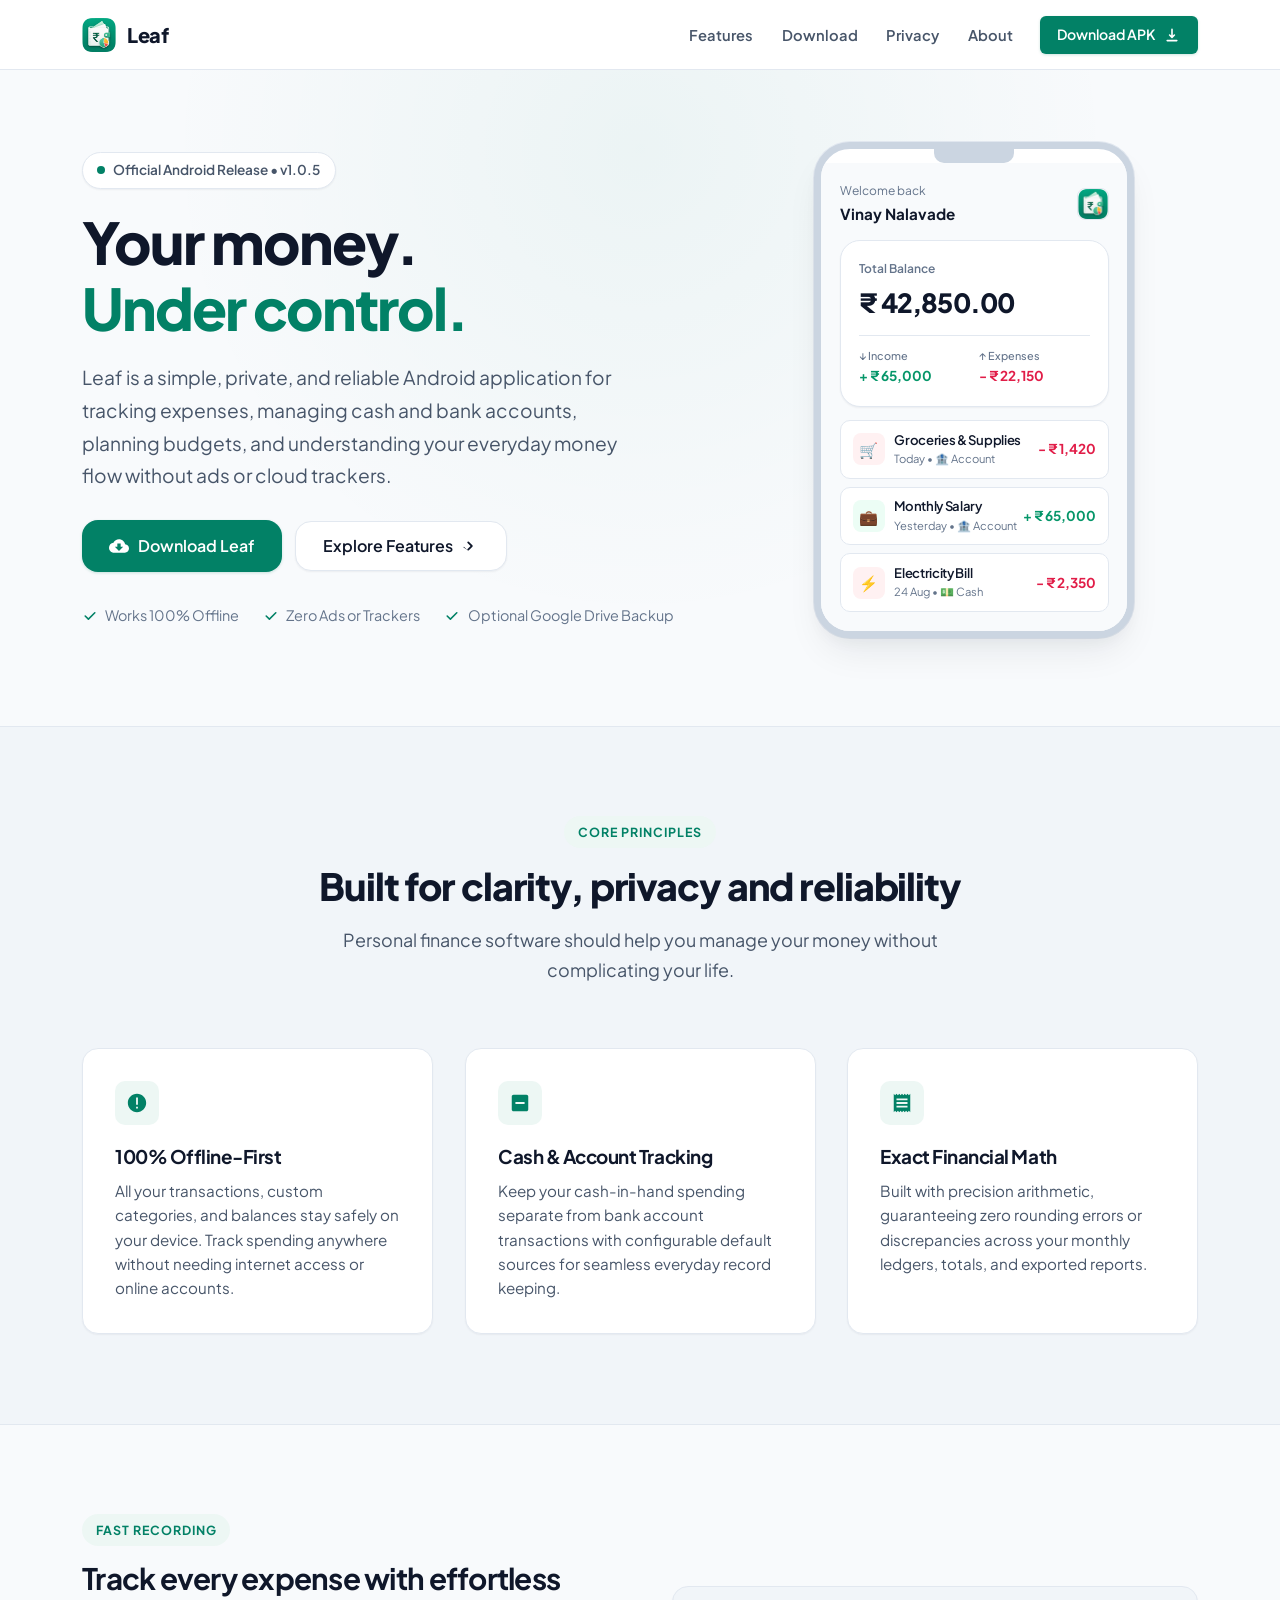
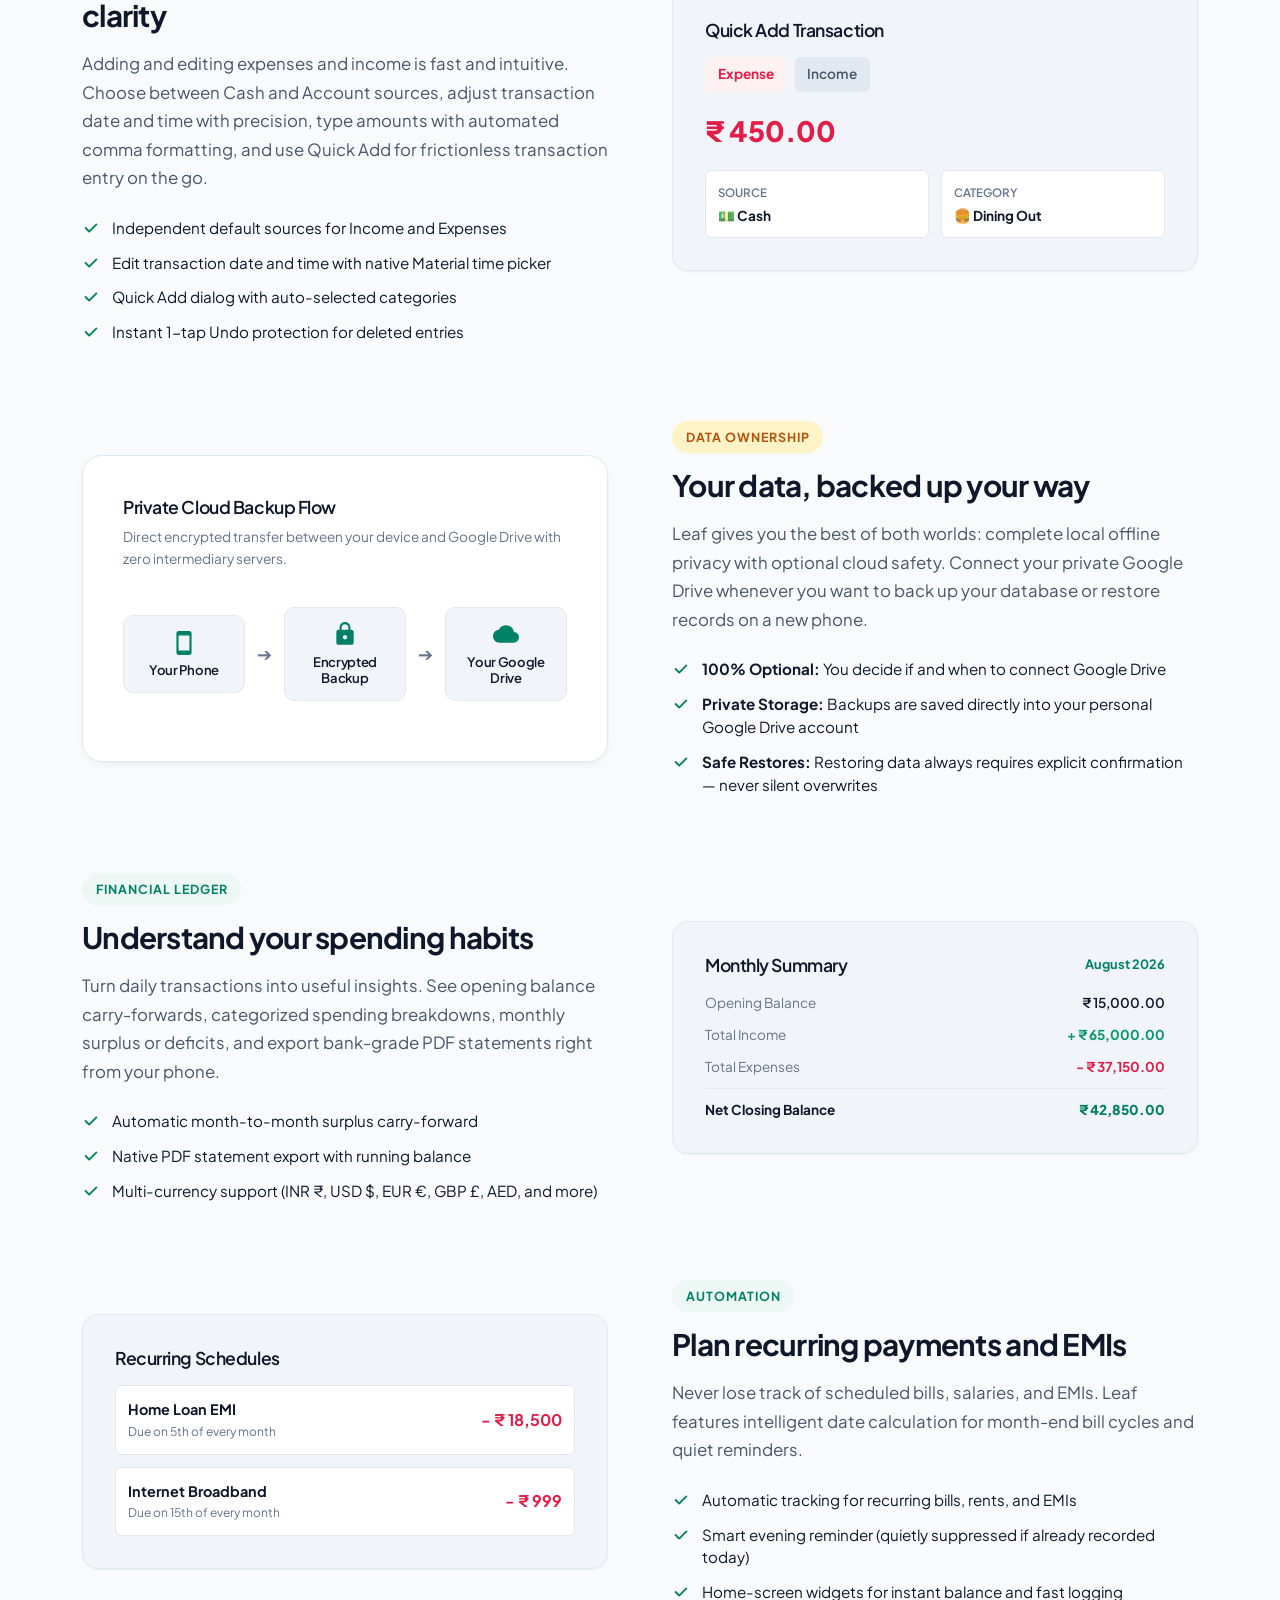
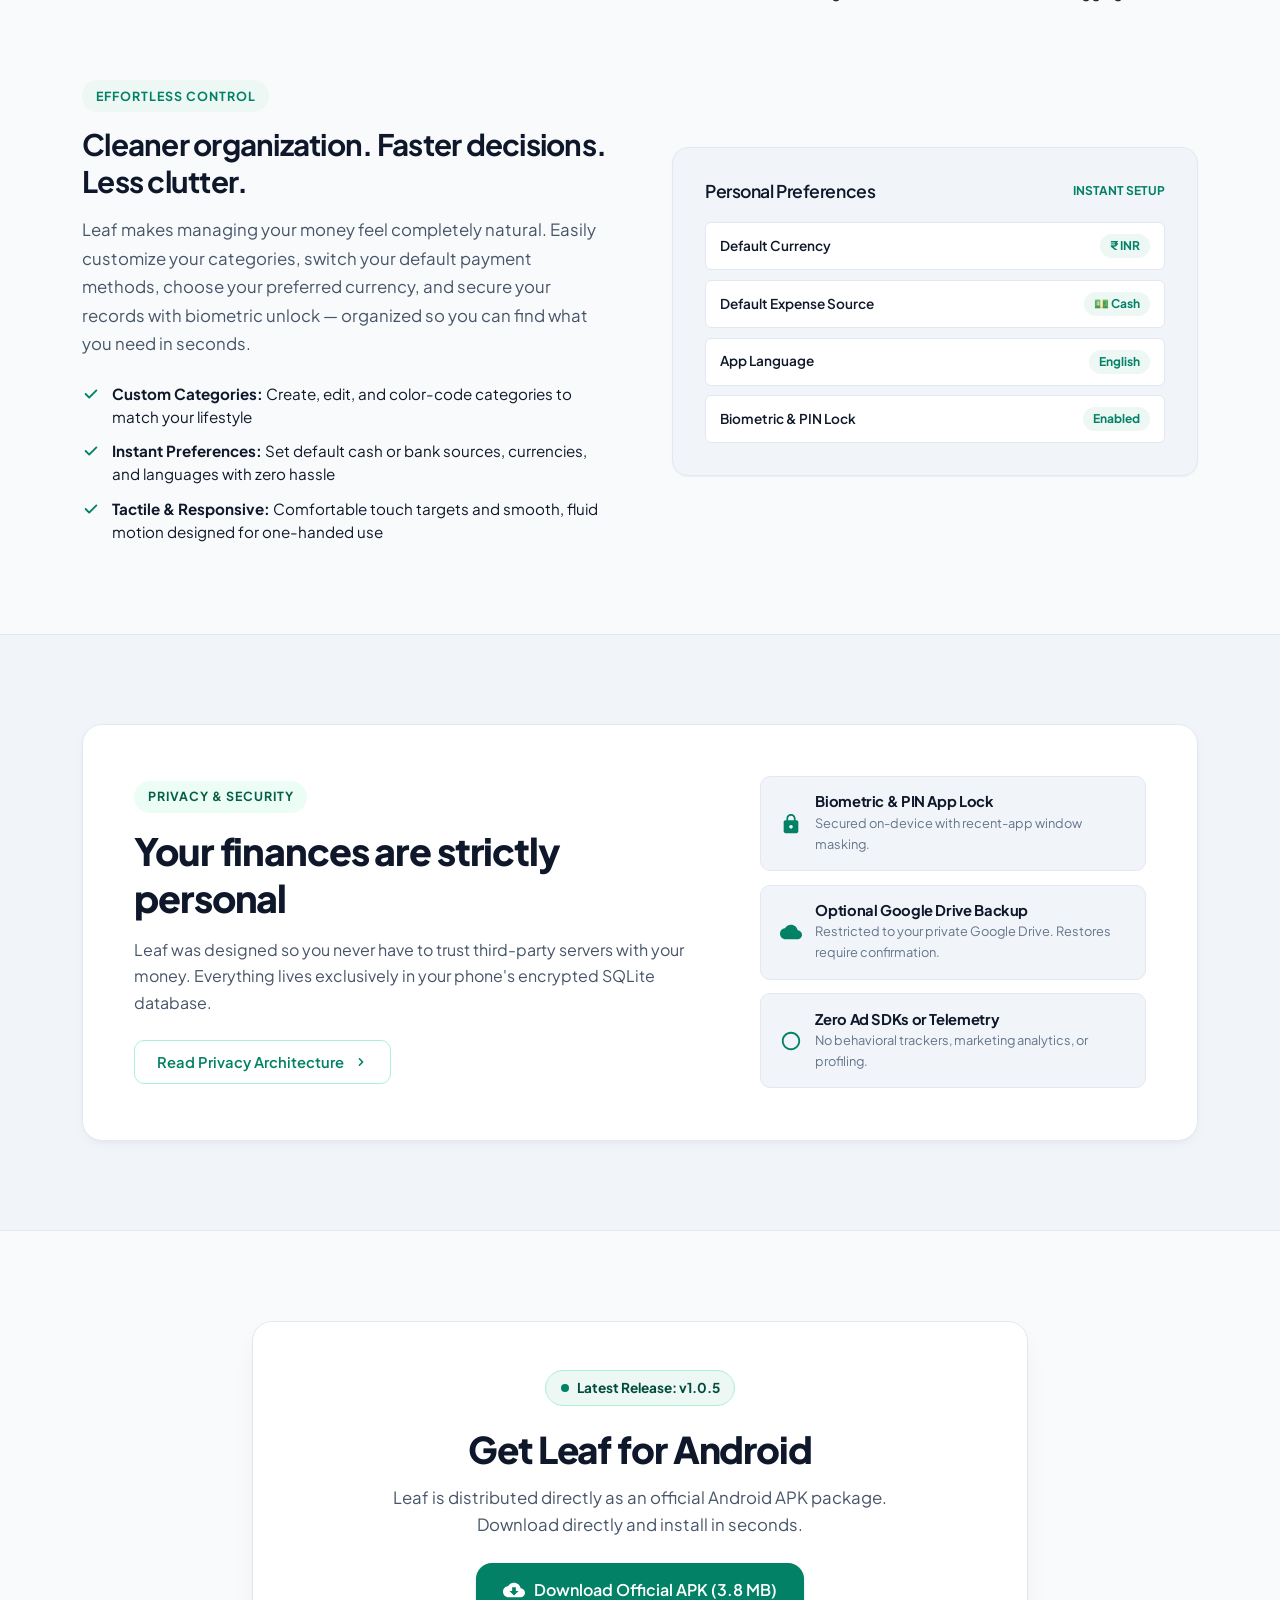
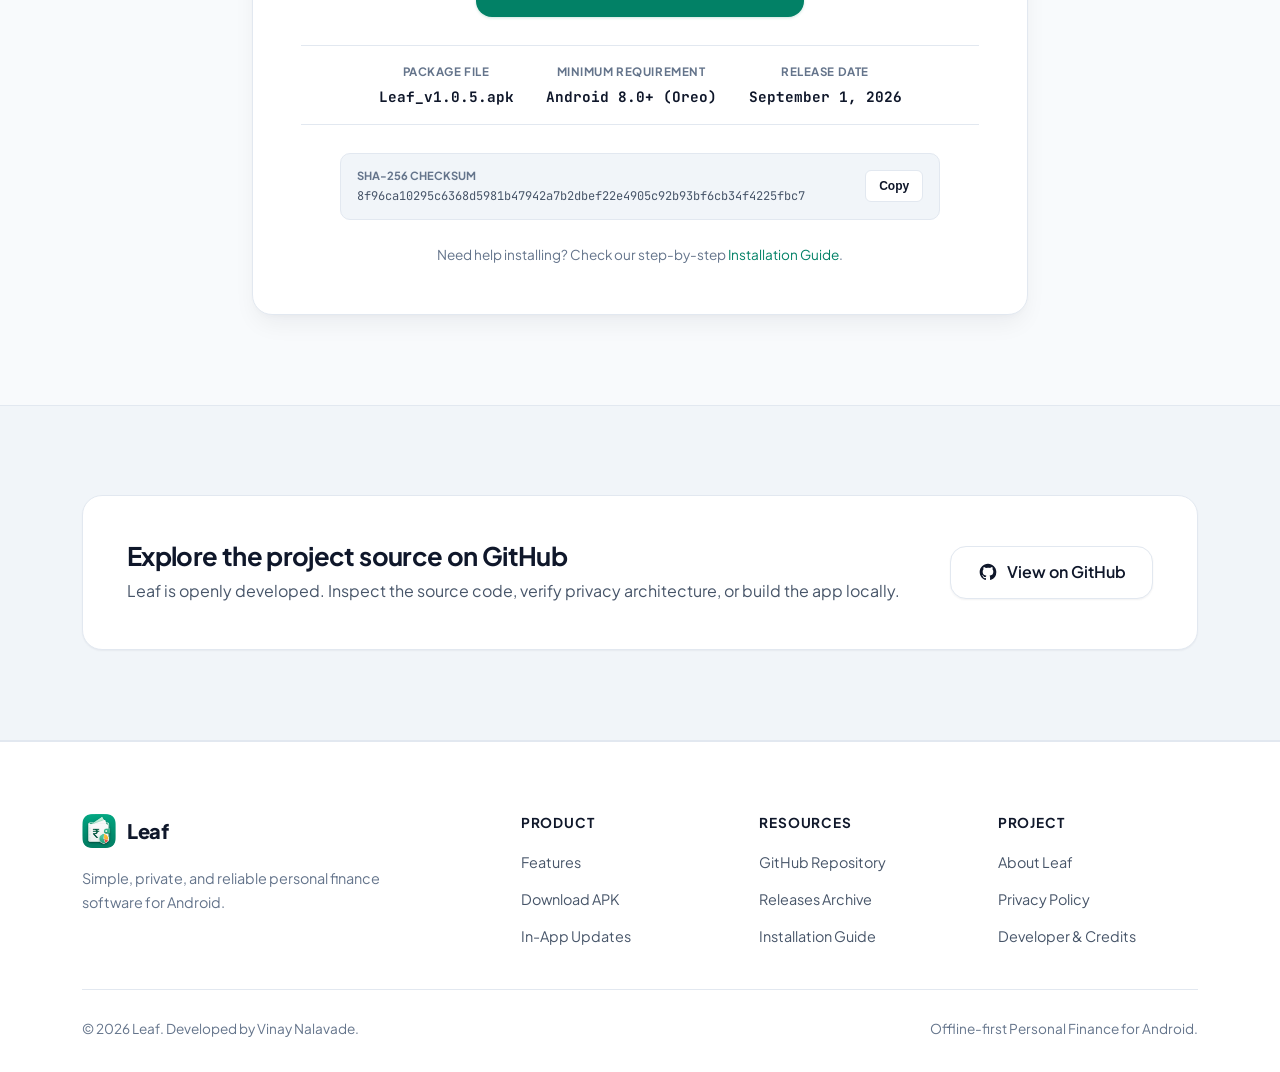
<file: website/index.html>
<!DOCTYPE html>
<html lang="en">

<head>
  <meta charset="UTF-8">
  <meta name="viewport" content="width=device-width, initial-scale=1.0">
  <title>Leaf — Simple, Private Personal Finance for Android</title>
  <meta name="description"
    content="Leaf is a private, reliable Android personal finance app for tracking expenses, managing cash and bank accounts, scheduling EMIs, and keeping your money organized.">
  <meta name="keywords"
    content="Leaf, Android expense tracker, offline personal finance, money manager, budgeting app, offline finance, private expense manager, Google Drive backup">
  <meta name="author" content="Vinay Nalavade">

  <!-- Open Graph / Facebook -->
  <meta property="og:type" content="website">
  <meta property="og:url" content="https://vinaynalavade.github.io/Leaf/">
  <meta property="og:title" content="Leaf — Simple, Private Personal Finance for Android">
  <meta property="og:description"
    content="Track expenses, manage income, and stay in control of your finances. 100% offline-first, zero ads, optional Google Drive backup.">
  <meta property="og:image" content="assets/images/logo.png">

  <!-- Twitter Card -->
  <meta name="twitter:card" content="summary">
  <meta name="twitter:title" content="Leaf — Simple, Private Personal Finance for Android">
  <meta name="twitter:description"
    content="Track expenses, manage income, and stay in control of your finances. 100% offline-first, zero ads, optional Google Drive backup.">
  <meta name="twitter:image" content="assets/images/logo.png">

  <!-- Favicons -->
  <link rel="icon" type="image/png" href="assets/images/favicon.png">
  <link rel="apple-touch-icon" href="assets/images/favicon.png">
  <meta name="theme-color" content="#028166">

  <!-- Stylesheet -->
  <link rel="stylesheet" href="css/styles.css">
</head>

<body>

  <!-- Top Sticky Navigation Header -->
  <header class="header">
    <div class="container header-inner">
      <a href="index.html" class="logo" aria-label="Leaf Home">
        <img src="assets/images/logo.png" alt="Leaf Logo" class="logo-img" width="34" height="34">
        <span>Leaf</span>
      </a>
      <nav class="nav" id="main-nav" aria-label="Primary Navigation">
        <ul class="nav-links">
          <li><a href="features.html" class="nav-link">Features</a></li>
          <li><a href="download.html" class="nav-link">Download</a></li>
          <li><a href="privacy.html" class="nav-link">Privacy</a></li>
          <li><a href="about.html" class="nav-link">About</a></li>
        </ul>
        <a href="https://github.com/vinaynalavade/Leaf/releases/download/v1.0.5/Leaf_v1.0.5.apk"
          class="btn btn-primary btn-sm dynamic-download-link" download>
          <span>Download APK</span>
          <svg viewBox="0 0 20 20" width="16" height="16" fill="currentColor">
            <path fill-rule="evenodd"
              d="M3 17a1 1 0 011-1h12a1 1 0 110 2H4a1 1 0 01-1-1zm3.293-7.707a1 1 0 011.414 0L9 10.586V3a1 1 0 112 0v7.586l1.293-1.293a1 1 0 111.414 1.414l-3 3a1 1 0 01-1.414 0l-3-3a1 1 0 010-1.414z"
              clip-rule="evenodd" />
          </svg>
        </a>
      </nav>

      <button class="mobile-menu-btn" type="button" aria-expanded="false" aria-controls="main-nav"
        aria-label="Open navigation menu">
        <svg viewBox="0 0 24 24" width="24" height="24">
          <path fill="currentColor" d="M3 18h18v-2H3v2zm0-5h18v-2H3v2zm0-7v2h18V6H3z" />
        </svg>
      </button>
    </div>
  </header>

  <main>
    <!-- Hero Section -->
    <section class="section section-hero">
      <div class="container">
        <div class="hero-grid">
          <div class="hero-content">
            <div class="hero-badge">
              <span class="hero-badge-dot"></span>
              <span>Official Android Release • <span class="dynamic-version">v1.0.5</span></span>
            </div>
            <h1 class="hero-title">Your money.<br><span>Under control.</span></h1>
            <p class="hero-lead">
              Leaf is a simple, private, and reliable Android application for tracking expenses, managing cash and bank
              accounts, planning budgets, and understanding your everyday money flow without ads or cloud trackers.
            </p>
            <div class="hero-cta">
              <a href="https://github.com/vinaynalavade/Leaf/releases/download/v1.0.5/Leaf_v1.0.5.apk"
                class="btn btn-primary btn-lg dynamic-download-link" download>
                <svg viewBox="0 0 24 24" width="20" height="20" fill="currentColor">
                  <path
                    d="M19.35 10.04C18.67 6.59 15.64 4 12 4 9.11 4 6.6 5.64 5.35 8.04 2.34 8.36 0 10.91 0 14c0 3.31 2.69 6 6 6h13c2.76 0 5-2.24 5-5 0-2.64-2.05-4.78-4.65-4.96zM17 13l-5 5-5-5h3V9h4v4h3z" />
                </svg>
                <span>Download Leaf</span>
              </a>
              <a href="features.html" class="btn btn-secondary btn-lg">
                <span>Explore Features</span>
                <svg viewBox="0 0 20 20" width="18" height="18" fill="currentColor">
                  <path fill-rule="evenodd"
                    d="M7.293 14.707a1 1 0 010-1.414L10.586 10 7.293 6.707a1 1 0 011.414-1.414l4 4a1 1 0 010 1.414l-4 4a1 1 0 01-1.414 0l-4-4a1 1 0 01-1.414 0z"
                    clip-rule="evenodd" />
                </svg>
              </a>
            </div>
            <ul class="hero-trust-list">
              <li class="hero-trust-item">
                <svg viewBox="0 0 20 20">
                  <path fill-rule="evenodd"
                    d="M16.707 5.293a1 1 0 010 1.414l-8 8a1 1 0 01-1.414 0l-4-4a1 1 0 011.414-1.414L8 12.586l7.293-7.293a1 1 0 011.414 0z"
                    clip-rule="evenodd" />
                </svg>
                <span>Works 100% Offline</span>
              </li>
              <li class="hero-trust-item">
                <svg viewBox="0 0 20 20">
                  <path fill-rule="evenodd"
                    d="M16.707 5.293a1 1 0 010 1.414l-8 8a1 1 0 01-1.414 0l-4-4a1 1 0 011.414-1.414L8 12.586l7.293-7.293a1 1 0 011.414 0z"
                    clip-rule="evenodd" />
                </svg>
                <span>Zero Ads or Trackers</span>
              </li>
              <li class="hero-trust-item">
                <svg viewBox="0 0 20 20">
                  <path fill-rule="evenodd"
                    d="M16.707 5.293a1 1 0 010 1.414l-8 8a1 1 0 01-1.414 0l-4-4a1 1 0 011.414-1.414L8 12.586l7.293-7.293a1 1 0 011.414 0z"
                    clip-rule="evenodd" />
                </svg>
                <span>Optional Google Drive Backup</span>
              </li>
            </ul>
          </div>

          <!-- Product Showcase / UI Mockup (Authentic to Android App) -->
          <div class="hero-visual">
            <div class="phone-mockup" aria-label="Leaf Android App Preview">
              <div class="phone-notch"></div>
              <div class="phone-screen">
                <div class="mockup-appbar">
                  <div>
                    <div class="mockup-greeting">Welcome back</div>
                    <div class="mockup-user">Vinay Nalavade</div>
                  </div>
                  <!-- Official Logo in app bar -->
                  <div class="mockup-logo-badge">
                    <img src="assets/images/logo.png" alt="Leaf App Logo" class="mockup-logo-img" width="32"
                      height="32">
                  </div>
                </div>

                <!-- Hero Balance Card (Matching Android BalanceHeroCard) -->
                <div class="mockup-balance-card">
                  <div class="mockup-balance-label">Total Balance</div>
                  <div class="mockup-balance-amount">₹ 42,850.00</div>
                  <div class="mockup-flow-row">
                    <div class="mockup-flow-stat">
                      <span class="mockup-flow-label">↓ Income</span>
                      <span class="mockup-flow-val income">+ ₹ 65,000</span>
                    </div>
                    <div class="mockup-flow-stat">
                      <span class="mockup-flow-label">↑ Expenses</span>
                      <span class="mockup-flow-val expense">- ₹ 22,150</span>
                    </div>
                  </div>
                </div>

                <!-- Recent Transactions (Matching Android TransactionItem) -->
                <div class="mockup-tx-list">
                  <div class="mockup-tx-item">
                    <div class="mockup-tx-left">
                      <div class="mockup-tx-icon" style="background: var(--expense-bg); color: var(--expense);">🛒</div>
                      <div class="mockup-tx-info">
                        <h5>Groceries & Supplies</h5>
                        <p>Today • 🏦 Account</p>
                      </div>
                    </div>
                    <div class="mockup-tx-amount expense">- ₹ 1,420</div>
                  </div>

                  <div class="mockup-tx-item">
                    <div class="mockup-tx-left">
                      <div class="mockup-tx-icon" style="background: var(--income-bg); color: var(--income);">💼</div>
                      <div class="mockup-tx-info">
                        <h5>Monthly Salary</h5>
                        <p>Yesterday • 🏦 Account</p>
                      </div>
                    </div>
                    <div class="mockup-tx-amount income">+ ₹ 65,000</div>
                  </div>

                  <div class="mockup-tx-item">
                    <div class="mockup-tx-left">
                      <div class="mockup-tx-icon" style="background: var(--expense-bg); color: var(--expense);">⚡</div>
                      <div class="mockup-tx-info">
                        <h5>Electricity Bill</h5>
                        <p>24 Aug • 💵 Cash</p>
                      </div>
                    </div>
                    <div class="mockup-tx-amount expense">- ₹ 2,350</div>
                  </div>
                </div>
              </div>
            </div>
          </div>
        </div>
      </div>
    </section>

    <!-- Core Pillars / Why Leaf -->
    <section class="section section-muted">
      <div class="container">
        <div class="section-header">
          <span class="section-tag">Core Principles</span>
          <h2 class="section-title">Built for clarity, privacy and reliability</h2>
          <p class="section-desc">Personal finance software should help you manage your money without complicating your
            life.</p>
        </div>

        <div class="grid-3">
          <div class="card">
            <div class="card-icon">
              <svg viewBox="0 0 24 24">
                <path
                  d="M12 2C6.48 2 2 6.48 2 12s4.48 10 10 10 10-4.48 10-10S17.52 2 12 2zm-1 14h2v2h-2v-2zm0-10h2v8h-2V6z" />
              </svg>
            </div>
            <h3 class="card-title">100% Offline-First</h3>
            <p class="card-desc">All your transactions, custom categories, and balances stay safely on your device.
              Track spending anywhere without needing internet access or online accounts.</p>
          </div>

          <div class="card">
            <div class="card-icon">
              <svg viewBox="0 0 24 24">
                <path
                  d="M19 3H5c-1.1 0-2 .9-2 2v14c0 1.1.9 2 2 2h14c1.1 0 2-.9 2-2V5c0-1.1-.9-2-2-2zm-2 10H7v-2h10v2z" />
              </svg>
            </div>
            <h3 class="card-title">Cash & Account Tracking</h3>
            <p class="card-desc">Keep your cash-in-hand spending separate from bank account transactions with
              configurable default sources for seamless everyday record keeping.</p>
          </div>

          <div class="card">
            <div class="card-icon">
              <svg viewBox="0 0 24 24">
                <path
                  d="M18 17H6v-2h12v2zm0-4H6v-2h12v2zm0-4H6V7h12v2zM3 22l1.5-1.5L6 22l1.5-1.5L9 22l1.5-1.5L12 22l1.5-1.5L15 22l1.5-1.5L18 22l1.5-1.5L21 22V2l-1.5 1.5L18 2l-1.5 1.5L15 2l-1.5 1.5L12 2l-1.5 1.5L9 2 7.5 3.5 6 2 4.5 3.5 3 2v20z" />
              </svg>
            </div>
            <h3 class="card-title">Exact Financial Math</h3>
            <p class="card-desc">Built with precision arithmetic, guaranteeing zero rounding errors or discrepancies
              across your monthly ledgers, totals, and exported reports.</p>
          </div>
        </div>
      </div>
    </section>

    <!-- Product Feature Stories -->
    <section class="section">
      <div class="container">
        <!-- Story 1 -->
        <div class="feature-story">
          <div class="feature-story-content">
            <span class="section-tag">Fast Recording</span>
            <h3>Track every expense with effortless clarity</h3>
            <p>
              Adding and editing expenses and income is fast and intuitive. Choose between Cash and Account sources,
              adjust transaction date and time with precision, type amounts with automated comma formatting, and use
              Quick Add for frictionless transaction entry on the go.
            </p>
            <ul class="feature-checklist">
              <li>
                <svg viewBox="0 0 20 20">
                  <path fill-rule="evenodd"
                    d="M16.707 5.293a1 1 0 010 1.414l-8 8a1 1 0 01-1.414 0l-4-4a1 1 0 011.414-1.414L8 12.586l7.293-7.293a1 1 0 011.414 0z"
                    clip-rule="evenodd" />
                </svg>
                <span>Independent default sources for Income and Expenses</span>
              </li>
              <li>
                <svg viewBox="0 0 20 20">
                  <path fill-rule="evenodd"
                    d="M16.707 5.293a1 1 0 010 1.414l-8 8a1 1 0 01-1.414 0l-4-4a1 1 0 011.414-1.414L8 12.586l7.293-7.293a1 1 0 011.414 0z"
                    clip-rule="evenodd" />
                </svg>
                <span>Edit transaction date and time with native Material time picker</span>
              </li>
              <li>
                <svg viewBox="0 0 20 20">
                  <path fill-rule="evenodd"
                    d="M16.707 5.293a1 1 0 010 1.414l-8 8a1 1 0 01-1.414 0l-4-4a1 1 0 011.414-1.414L8 12.586l7.293-7.293a1 1 0 011.414 0z"
                    clip-rule="evenodd" />
                </svg>
                <span>Quick Add dialog with auto-selected categories</span>
              </li>
              <li>
                <svg viewBox="0 0 20 20">
                  <path fill-rule="evenodd"
                    d="M16.707 5.293a1 1 0 010 1.414l-8 8a1 1 0 01-1.414 0l-4-4a1 1 0 011.414-1.414L8 12.586l7.293-7.293a1 1 0 011.414 0z"
                    clip-rule="evenodd" />
                </svg>
                <span>Instant 1-tap Undo protection for deleted entries</span>
              </li>
            </ul>
          </div>
          <div class="feature-story-visual">
            <div class="card" style="background: var(--bg-surface-elevated);">
              <h4 style="margin-bottom: 1rem; color: var(--text-primary);">Quick Add Transaction</h4>
              <div style="display: flex; gap: 0.5rem; margin-bottom: 1rem;">
                <span
                  style="background: var(--expense-bg); color: var(--expense); padding: 0.4rem 0.8rem; border-radius: var(--radius-xs); font-weight: 700; font-size: 0.85rem;">Expense</span>
                <span
                  style="background: var(--bg-surface-subtle); color: var(--text-secondary); padding: 0.4rem 0.8rem; border-radius: var(--radius-xs); font-weight: 600; font-size: 0.85rem;">Income</span>
              </div>
              <div
                style="font-family: var(--font-sans); font-size: 1.75rem; font-weight: 800; color: var(--expense); margin-bottom: 1rem;">
                ₹ 450.00</div>
              <div style="display: grid; grid-template-columns: 1fr 1fr; gap: 0.75rem; font-size: 0.85rem;">
                <div
                  style="background: var(--bg-surface); padding: 0.6rem 0.75rem; border-radius: var(--radius-xs); border: 1px solid var(--border-subtle);">
                  <span
                    style="color: var(--text-muted); font-size: 0.72rem; text-transform: uppercase; font-weight: 600;">Source</span>
                  <div style="font-weight: 700; color: var(--text-primary); margin-top: 2px;">💵 Cash</div>
                </div>
                <div
                  style="background: var(--bg-surface); padding: 0.6rem 0.75rem; border-radius: var(--radius-xs); border: 1px solid var(--border-subtle);">
                  <span
                    style="color: var(--text-muted); font-size: 0.72rem; text-transform: uppercase; font-weight: 600;">Category</span>
                  <div style="font-weight: 700; color: var(--text-primary); margin-top: 2px;">🍔 Dining Out</div>
                </div>
              </div>
            </div>
          </div>
        </div>

        <!-- Story 2: Google Drive Backup -->
        <div class="feature-story reversed">
          <div class="feature-story-content">
            <span class="section-tag gold">Data Ownership</span>
            <h3>Your data, backed up your way</h3>
            <p>
              Leaf gives you the best of both worlds: complete local offline privacy with optional cloud safety. Connect
              your private Google Drive whenever you want to back up your database or restore records on a new phone.
            </p>
            <ul class="feature-checklist">
              <li>
                <svg viewBox="0 0 20 20">
                  <path fill-rule="evenodd"
                    d="M16.707 5.293a1 1 0 010 1.414l-8 8a1 1 0 01-1.414 0l-4-4a1 1 0 011.414-1.414L8 12.586l7.293-7.293a1 1 0 011.414 0z"
                    clip-rule="evenodd" />
                </svg>
                <span><strong>100% Optional:</strong> You decide if and when to connect Google Drive</span>
              </li>
              <li>
                <svg viewBox="0 0 20 20">
                  <path fill-rule="evenodd"
                    d="M16.707 5.293a1 1 0 010 1.414l-8 8a1 1 0 01-1.414 0l-4-4a1 1 0 011.414-1.414L8 12.586l7.293-7.293a1 1 0 011.414 0z"
                    clip-rule="evenodd" />
                </svg>
                <span><strong>Private Storage:</strong> Backups are saved directly into your personal Google Drive
                  account</span>
              </li>
              <li>
                <svg viewBox="0 0 20 20">
                  <path fill-rule="evenodd"
                    d="M16.707 5.293a1 1 0 010 1.414l-8 8a1 1 0 01-1.414 0l-4-4a1 1 0 011.414-1.414L8 12.586l7.293-7.293a1 1 0 011.414 0z"
                    clip-rule="evenodd" />
                </svg>
                <span><strong>Safe Restores:</strong> Restoring data always requires explicit confirmation — never
                  silent overwrites</span>
              </li>
            </ul>
          </div>
          <div class="feature-story-visual">
            <div class="gdrive-visual-card">
              <h4 style="margin-bottom: 0.5rem; color: var(--text-primary);">Private Cloud Backup Flow</h4>
              <p style="font-size: 0.85rem; color: var(--text-muted); margin-bottom: 1rem;">Direct encrypted transfer
                between your device and Google Drive with zero intermediary servers.</p>

              <div class="gdrive-flow-diagram">
                <div class="gdrive-flow-node">
                  <svg viewBox="0 0 24 24">
                    <path
                      d="M17 1H7c-1.1 0-2 .9-2 2v18c0 1.1.9 2 2 2h10c1.1 0 2-.9 2-2V3c0-1.1-.9-2-2-2zm0 18H7V5h10v14z" />
                  </svg>
                  <h5>Your Phone</h5>
                </div>
                <div class="gdrive-flow-arrow">➔</div>
                <div class="gdrive-flow-node">
                  <svg viewBox="0 0 24 24">
                    <path
                      d="M18 8h-1V6c0-2.76-2.24-5-5-5S7 3.24 7 6v2H6c-1.1 0-2 .9-2 2v10c0 1.1.9 2 2 2h12c1.1 0 2-.9 2-2V10c0-1.1-.9-2-2-2zm-6 9c-1.1 0-2-.9-2-2s.9-2 2-2 2 .9 2 2-.9 2-2 2zm3.1-9H8.9V6c0-1.71 1.39-3.1 3.1-3.1 1.71 0 3.1 1.39 3.1 3.1v2z" />
                  </svg>
                  <h5>Encrypted Backup</h5>
                </div>
                <div class="gdrive-flow-arrow">➔</div>
                <div class="gdrive-flow-node">
                  <svg viewBox="0 0 24 24">
                    <path
                      d="M19.35 10.04C18.67 6.59 15.64 4 12 4 9.11 4 6.6 5.64 5.35 8.04 2.34 8.36 0 10.91 0 14c0 3.31 2.69 6 6 6h13c2.76 0 5-2.24 5-5 0-2.64-2.05-4.78-4.65-4.96z" />
                  </svg>
                  <h5>Your Google Drive</h5>
                </div>
              </div>
            </div>
          </div>
        </div>

        <!-- Story 3: Financial Ledger -->
        <div class="feature-story">
          <div class="feature-story-content">
            <span class="section-tag">Financial Ledger</span>
            <h3>Understand your spending habits</h3>
            <p>
              Turn daily transactions into useful insights. See opening balance carry-forwards, categorized spending
              breakdowns, monthly surplus or deficits, and export bank-grade PDF statements right from your phone.
            </p>
            <ul class="feature-checklist">
              <li>
                <svg viewBox="0 0 20 20">
                  <path fill-rule="evenodd"
                    d="M16.707 5.293a1 1 0 010 1.414l-8 8a1 1 0 01-1.414 0l-4-4a1 1 0 011.414-1.414L8 12.586l7.293-7.293a1 1 0 011.414 0z"
                    clip-rule="evenodd" />
                </svg>
                <span>Automatic month-to-month surplus carry-forward</span>
              </li>
              <li>
                <svg viewBox="0 0 20 20">
                  <path fill-rule="evenodd"
                    d="M16.707 5.293a1 1 0 010 1.414l-8 8a1 1 0 01-1.414 0l-4-4a1 1 0 011.414-1.414L8 12.586l7.293-7.293a1 1 0 011.414 0z"
                    clip-rule="evenodd" />
                </svg>
                <span>Native PDF statement export with running balance</span>
              </li>
              <li>
                <svg viewBox="0 0 20 20">
                  <path fill-rule="evenodd"
                    d="M16.707 5.293a1 1 0 010 1.414l-8 8a1 1 0 01-1.414 0l-4-4a1 1 0 011.414-1.414L8 12.586l7.293-7.293a1 1 0 011.414 0z"
                    clip-rule="evenodd" />
                </svg>
                <span>Multi-currency support (INR ₹, USD $, EUR €, GBP £, AED, and more)</span>
              </li>
            </ul>
          </div>
          <div class="feature-story-visual">
            <div class="card" style="background: var(--bg-surface-elevated);">
              <div style="display: flex; justify-content: space-between; align-items: center; margin-bottom: 1rem;">
                <h4 style="color: var(--text-primary);">Monthly Summary</h4>
                <span style="font-size: 0.8rem; font-weight: 700; color: var(--primary);">August 2026</span>
              </div>
              <div style="display: flex; flex-direction: column; gap: 0.6rem; font-size: 0.85rem;">
                <div style="display: flex; justify-content: space-between;">
                  <span style="color: var(--text-muted);">Opening Balance</span>
                  <span style="font-family: var(--font-sans); font-weight: 600;">₹ 15,000.00</span>
                </div>
                <div style="display: flex; justify-content: space-between;">
                  <span style="color: var(--text-muted);">Total Income</span>
                  <span style="font-family: var(--font-sans); font-weight: 700; color: var(--income);">+ ₹
                    65,000.00</span>
                </div>
                <div style="display: flex; justify-content: space-between;">
                  <span style="color: var(--text-muted);">Total Expenses</span>
                  <span style="font-family: var(--font-sans); font-weight: 700; color: var(--expense);">- ₹
                    37,150.00</span>
                </div>
                <div
                  style="border-top: 1px solid var(--border-subtle); padding-top: 0.6rem; display: flex; justify-content: space-between;">
                  <span style="font-weight: 700; color: var(--text-primary);">Net Closing Balance</span>
                  <span style="font-family: var(--font-sans); font-weight: 800; color: var(--primary);">₹
                    42,850.00</span>
                </div>
              </div>
            </div>
          </div>
        </div>

        <!-- Story 4: Recurring & Automation -->
        <div class="feature-story reversed">
          <div class="feature-story-content">
            <span class="section-tag">Automation</span>
            <h3>Plan recurring payments and EMIs</h3>
            <p>
              Never lose track of scheduled bills, salaries, and EMIs. Leaf features intelligent date calculation for
              month-end bill cycles and quiet reminders.
            </p>
            <ul class="feature-checklist">
              <li>
                <svg viewBox="0 0 20 20">
                  <path fill-rule="evenodd"
                    d="M16.707 5.293a1 1 0 010 1.414l-8 8a1 1 0 01-1.414 0l-4-4a1 1 0 011.414-1.414L8 12.586l7.293-7.293a1 1 0 011.414 0z"
                    clip-rule="evenodd" />
                </svg>
                <span>Automatic tracking for recurring bills, rents, and EMIs</span>
              </li>
              <li>
                <svg viewBox="0 0 20 20">
                  <path fill-rule="evenodd"
                    d="M16.707 5.293a1 1 0 010 1.414l-8 8a1 1 0 01-1.414 0l-4-4a1 1 0 011.414-1.414L8 12.586l7.293-7.293a1 1 0 011.414 0z"
                    clip-rule="evenodd" />
                </svg>
                <span>Smart evening reminder (quietly suppressed if already recorded today)</span>
              </li>
              <li>
                <svg viewBox="0 0 20 20">
                  <path fill-rule="evenodd"
                    d="M16.707 5.293a1 1 0 010 1.414l-8 8a1 1 0 01-1.414 0l-4-4a1 1 0 011.414-1.414L8 12.586l7.293-7.293a1 1 0 011.414 0z"
                    clip-rule="evenodd" />
                </svg>
                <span>Home-screen widgets for instant balance and fast logging</span>
              </li>
            </ul>
          </div>
          <div class="feature-story-visual">
            <div class="card" style="background: var(--bg-surface-elevated);">
              <h4 style="margin-bottom: 1rem; color: var(--text-primary);">Recurring Schedules</h4>
              <div style="display: flex; flex-direction: column; gap: 0.75rem;">
                <div
                  style="display: flex; justify-content: space-between; align-items: center; background: var(--bg-surface); padding: 0.75rem; border-radius: var(--radius-xs); border: 1px solid var(--border-subtle);">
                  <div>
                    <div style="font-weight: 700; font-size: 0.9rem;">Home Loan EMI</div>
                    <div style="font-size: 0.75rem; color: var(--text-muted);">Due on 5th of every month</div>
                  </div>
                  <div style="font-family: var(--font-sans); font-weight: 700; color: var(--expense);">- ₹ 18,500</div>
                </div>
                <div
                  style="display: flex; justify-content: space-between; align-items: center; background: var(--bg-surface); padding: 0.75rem; border-radius: var(--radius-xs); border: 1px solid var(--border-subtle);">
                  <div>
                    <div style="font-weight: 700; font-size: 0.9rem;">Internet Broadband</div>
                    <div style="font-size: 0.75rem; color: var(--text-muted);">Due on 15th of every month</div>
                  </div>
                  <div style="font-family: var(--font-sans); font-weight: 700; color: var(--expense);">- ₹ 999</div>
                </div>
              </div>
            </div>
          </div>
        </div>

        <!-- Story 5: Personalization & Effortless Control -->
        <div class="feature-story">
          <div class="feature-story-content">
            <span class="section-tag">Effortless Control</span>
            <h3>Cleaner organization. Faster decisions. Less clutter.</h3>
            <p>
              Leaf makes managing your money feel completely natural. Easily customize your categories, switch your
              default payment methods, choose your preferred currency, and secure your records with biometric unlock —
              organized so you can find what you need in seconds.
            </p>
            <ul class="feature-checklist">
              <li>
                <svg viewBox="0 0 20 20">
                  <path fill-rule="evenodd"
                    d="M16.707 5.293a1 1 0 010 1.414l-8 8a1 1 0 01-1.414 0l-4-4a1 1 0 011.414-1.414L8 12.586l7.293-7.293a1 1 0 011.414 0z"
                    clip-rule="evenodd" />
                </svg>
                <span><strong>Custom Categories:</strong> Create, edit, and color-code categories to match your
                  lifestyle</span>
              </li>
              <li>
                <svg viewBox="0 0 20 20">
                  <path fill-rule="evenodd"
                    d="M16.707 5.293a1 1 0 010 1.414l-8 8a1 1 0 01-1.414 0l-4-4a1 1 0 011.414-1.414L8 12.586l7.293-7.293a1 1 0 011.414 0z"
                    clip-rule="evenodd" />
                </svg>
                <span><strong>Instant Preferences:</strong> Set default cash or bank sources, currencies, and languages
                  with zero hassle</span>
              </li>
              <li>
                <svg viewBox="0 0 20 20">
                  <path fill-rule="evenodd"
                    d="M16.707 5.293a1 1 0 010 1.414l-8 8a1 1 0 01-1.414 0l-4-4a1 1 0 011.414-1.414L8 12.586l7.293-7.293a1 1 0 011.414 0z"
                    clip-rule="evenodd" />
                </svg>
                <span><strong>Tactile & Responsive:</strong> Comfortable touch targets and smooth, fluid motion designed
                  for one-handed use</span>
              </li>
            </ul>
          </div>
          <div class="feature-story-visual">
            <div class="card" style="background: var(--bg-surface-elevated);">
              <div style="display: flex; justify-content: space-between; align-items: center; margin-bottom: 1.25rem;">
                <h4 style="color: var(--text-primary);">Personal Preferences</h4>
                <span
                  style="font-size: 0.75rem; font-weight: 700; color: var(--primary); text-transform: uppercase;">Instant
                  Setup</span>
              </div>
              <!-- Settings Tiles Preview -->
              <div style="display: flex; flex-direction: column; gap: 0.6rem; font-size: 0.85rem;">
                <div
                  style="display: flex; justify-content: space-between; align-items: center; background: var(--bg-surface); padding: 0.7rem 0.85rem; border-radius: var(--radius-xs); border: 1px solid var(--border-subtle);">
                  <div style="font-weight: 600;">Default Currency</div>
                  <span
                    style="background: var(--primary-light); color: var(--primary); font-weight: 700; padding: 2px 10px; border-radius: 999px; font-size: 0.75rem;">₹
                    INR</span>
                </div>
                <div
                  style="display: flex; justify-content: space-between; align-items: center; background: var(--bg-surface); padding: 0.7rem 0.85rem; border-radius: var(--radius-xs); border: 1px solid var(--border-subtle);">
                  <div style="font-weight: 600;">Default Expense Source</div>
                  <span
                    style="background: var(--primary-light); color: var(--primary); font-weight: 700; padding: 2px 10px; border-radius: 999px; font-size: 0.75rem;">💵
                    Cash</span>
                </div>
                <div
                  style="display: flex; justify-content: space-between; align-items: center; background: var(--bg-surface); padding: 0.7rem 0.85rem; border-radius: var(--radius-xs); border: 1px solid var(--border-subtle);">
                  <div style="font-weight: 600;">App Language</div>
                  <span
                    style="background: var(--primary-light); color: var(--primary); font-weight: 700; padding: 2px 10px; border-radius: 999px; font-size: 0.75rem;">English</span>
                </div>
                <div
                  style="display: flex; justify-content: space-between; align-items: center; background: var(--bg-surface); padding: 0.7rem 0.85rem; border-radius: var(--radius-xs); border: 1px solid var(--border-subtle);">
                  <div style="font-weight: 600;">Biometric & PIN Lock</div>
                  <span
                    style="background: var(--primary-light); color: var(--primary); font-weight: 700; padding: 2px 10px; border-radius: 999px; font-size: 0.75rem;">Enabled</span>
                </div>
              </div>
            </div>
          </div>
        </div>
      </div>
    </section>

    <!-- Privacy Banner -->
    <section class="section section-muted">
      <div class="container">
        <div class="privacy-banner">
          <div class="privacy-banner-grid">
            <div>
              <span class="section-tag" style="background: var(--income-bg); color: var(--income-text);">Privacy &
                Security</span>
              <h2 style="margin-bottom: 1rem;">Your finances are strictly personal</h2>
              <p style="margin-bottom: 1.5rem;">
                Leaf was designed so you never have to trust third-party servers with your money. Everything lives
                exclusively in your phone's encrypted SQLite database.
              </p>
              <a href="privacy.html" class="btn btn-outline">
                <span>Read Privacy Architecture</span>
                <svg viewBox="0 0 20 20" width="16" height="16" fill="currentColor">
                  <path fill-rule="evenodd"
                    d="M7.293 14.707a1 1 0 010-1.414L10.586 10 7.293 6.707a1 1 0 011.414-1.414l4 4a1 1 0 010 1.414l-4 4a1 1 0 01-1.414 0z"
                    clip-rule="evenodd" />
                </svg>
              </a>
            </div>

            <div class="privacy-pills">
              <div class="privacy-pill">
                <svg viewBox="0 0 24 24">
                  <path
                    d="M18 8h-1V6c0-2.76-2.24-5-5-5S7 3.24 7 6v2H6c-1.1 0-2 .9-2 2v10c0 1.1.9 2 2 2h12c1.1 0 2-.9 2-2V10c0-1.1-.9-2-2-2zm-6 9c-1.1 0-2-.9-2-2s.9-2 2-2 2 .9 2 2-.9 2-2 2zm3.1-9H8.9V6c0-1.71 1.39-3.1 3.1-3.1 1.71 0 3.1 1.39 3.1 3.1v2z" />
                </svg>
                <div class="privacy-pill-text">
                  <h5>Biometric & PIN App Lock</h5>
                  <p>Secured on-device with recent-app window masking.</p>
                </div>
              </div>

              <div class="privacy-pill">
                <svg viewBox="0 0 24 24">
                  <path
                    d="M19.35 10.04C18.67 6.59 15.64 4 12 4 9.11 4 6.6 5.64 5.35 8.04 2.34 8.36 0 10.91 0 14c0 3.31 2.69 6 6 6h13c2.76 0 5-2.24 5-5 0-2.64-2.05-4.78-4.65-4.96z" />
                </svg>
                <div class="privacy-pill-text">
                  <h5>Optional Google Drive Backup</h5>
                  <p>Restricted to your private Google Drive. Restores require confirmation.</p>
                </div>
              </div>

              <div class="privacy-pill">
                <svg viewBox="0 0 24 24">
                  <path
                    d="M12 2C6.48 2 2 6.48 2 12s4.48 10 10 10 10-4.48 10-10S17.52 2 12 2zm0 18c-4.41 0-8-3.59-8-8s3.59-8 8-8 8 3.59 8 8-3.59 8-8 8z" />
                </svg>
                <div class="privacy-pill-text">
                  <h5>Zero Ad SDKs or Telemetry</h5>
                  <p>No behavioral trackers, marketing analytics, or profiling.</p>
                </div>
              </div>
            </div>
          </div>
        </div>
      </div>
    </section>

    <!-- Download Callout Section -->
    <section class="section" id="download">
      <div class="container container-narrow">
        <div class="download-card">
          <span class="download-version-badge">
            <span class="hero-badge-dot"></span>
            <span>Latest Release: <strong class="dynamic-version">v1.0.5</strong></span>
          </span>

          <h2 style="font-size: clamp(1.85rem, 4vw, 2.3rem); margin-bottom: 0.75rem;">Get Leaf for Android</h2>
          <p
            style="font-size: clamp(0.95rem, 1.8vw, 1.05rem); color: var(--text-secondary); max-width: 540px; margin: 0 auto 1.5rem;">
            Leaf is distributed directly as an official Android APK package. Download directly and install in seconds.
          </p>

          <div>
            <a href="https://github.com/vinaynalavade/Leaf/releases/download/v1.0.5/Leaf_v1.0.5.apk"
              class="btn btn-primary btn-lg dynamic-download-link" download>
              <svg viewBox="0 0 24 24" width="22" height="22" fill="currentColor">
                <path
                  d="M19.35 10.04C18.67 6.59 15.64 4 12 4 9.11 4 6.6 5.64 5.35 8.04 2.34 8.36 0 10.91 0 14c0 3.31 2.69 6 6 6h13c2.76 0 5-2.24 5-5 0-2.64-2.05-4.78-4.65-4.96zM17 13l-5 5-5-5h3V9h4v4h3z" />
              </svg>
              <span>Download Official APK (<span class="dynamic-apk-size">3.9 MB</span>)</span>
            </a>
          </div>

          <div class="download-meta">
            <div class="download-meta-item">
              <span class="download-meta-label">Package File</span>
              <span class="download-meta-val dynamic-filename">Leaf_v1.0.5.apk</span>
            </div>
            <div class="download-meta-item">
              <span class="download-meta-label">Minimum Requirement</span>
              <span class="download-meta-val">Android 8.0+ (Oreo)</span>
            </div>
            <div class="download-meta-item">
              <span class="download-meta-label">Release Date</span>
              <span class="download-meta-val dynamic-release-date">September 1, 2026</span>
            </div>
          </div>

          <div class="checksum-box">
            <div>
              <div
                style="font-size: 0.7rem; text-transform: uppercase; color: var(--text-muted); font-weight: 700; margin-bottom: 2px;">
                SHA-256 Checksum</div>
              <div class="checksum-code dynamic-sha256" id="apk-sha256">
                8f96ca10295c6368d5981b47942a7b2dbef22e4905c92b93bf6cb34f4225fbc7</div>
            </div>
            <button class="copy-btn" type="button" data-copy-target="#apk-sha256">Copy</button>
          </div>

          <p style="margin-top: 1.5rem; font-size: 0.85rem; color: var(--text-muted);">
            Need help installing? Check our step-by-step <a href="download.html">Installation Guide</a>.
          </p>
        </div>
      </div>
    </section>

    <!-- Open Source / GitHub Section -->
    <section class="section section-muted">
      <div class="container">
        <div class="github-banner">
          <div class="github-banner-content">
            <h3>Explore the project source on GitHub</h3>
            <p>Leaf is openly developed. Inspect the source code, verify privacy architecture, or build the app locally.
            </p>
          </div>
          <a href="https://github.com/vinaynalavade/Leaf" target="_blank" rel="noopener noreferrer"
            class="btn btn-secondary btn-lg">
            <svg viewBox="0 0 24 24" width="20" height="20" fill="currentColor">
              <path fill-rule="evenodd"
                d="M12 2C6.477 2 2 6.484 2 12.017c0 4.425 2.865 8.18 6.839 9.504.5.092.682-.217.682-.483 0-.237-.008-.868-.013-1.703-2.782.605-3.369-1.343-3.369-1.343-.454-1.158-1.11-1.466-1.11-1.466-.908-.62.069-.608.069-.608 1.003.07 1.53 1.032 1.53 1.032.892 1.53 2.341 1.088 2.91.832.092-.647.35-1.088.636-1.338-2.22-.253-4.555-1.113-4.555-4.951 0-1.093.39-1.988 1.029-2.688-.103-.253-.446-1.272.098-2.65 0 0 .84-.27 2.75 1.026A9.564 9.564 0 0112 6.844c.85.004 1.705.115 2.504.337 1.909-1.296 2.747-1.027 2.747-1.027.546 1.379.202 2.398.1 2.651.64.7 1.028 1.595 1.028 2.688 0 3.848-2.339 4.695-4.566 4.943.359.309.678.92.678 1.855 0 1.338-.012 2.419-.012 2.747 0 .268.18.58.688.482A10.019 10.019 0 0022 12.017C22 6.484 17.522 2 12 2z"
                clip-rule="evenodd" />
            </svg>
            <span>View on GitHub</span>
          </a>
        </div>
      </div>
    </section>
  </main>

  <!-- Footer -->
  <footer class="footer">
    <div class="container">
      <div class="footer-grid">
        <div class="footer-brand">
          <a href="index.html" class="logo">
            <img src="assets/images/logo.png" alt="Leaf Logo" class="logo-img" width="32" height="32">
            <span>Leaf</span>
          </a>
          <p>Simple, private, and reliable personal finance software for Android.</p>
        </div>

        <div class="footer-col">
          <h5>Product</h5>
          <ul class="footer-links">
            <li><a href="features.html">Features</a></li>
            <li><a href="download.html">Download APK</a></li>
            <li><a href="download.html#updates">In-App Updates</a></li>
          </ul>
        </div>

        <div class="footer-col">
          <h5>Resources</h5>
          <ul class="footer-links">
            <li><a href="https://github.com/vinaynalavade/Leaf" target="_blank" rel="noopener noreferrer">GitHub
                Repository</a></li>
            <li><a href="https://github.com/vinaynalavade/Leaf/releases" target="_blank"
                rel="noopener noreferrer">Releases Archive</a></li>
            <li><a href="download.html#install-guide">Installation Guide</a></li>
          </ul>
        </div>

        <div class="footer-col">
          <h5>Project</h5>
          <ul class="footer-links">
            <li><a href="about.html">About Leaf</a></li>
            <li><a href="privacy.html">Privacy Policy</a></li>
            <li><a href="about.html#credits">Developer & Credits</a></li>
          </ul>
        </div>
      </div>

      <div class="footer-bottom">
        <div>© 2026 Leaf. Developed by Vinay Nalavade.</div>
        <div>Offline-first Personal Finance for Android.</div>
      </div>
    </div>
  </footer>

  <!-- Scripts -->
  <script src="js/main.js"></script>
</body>

</html>
</file>
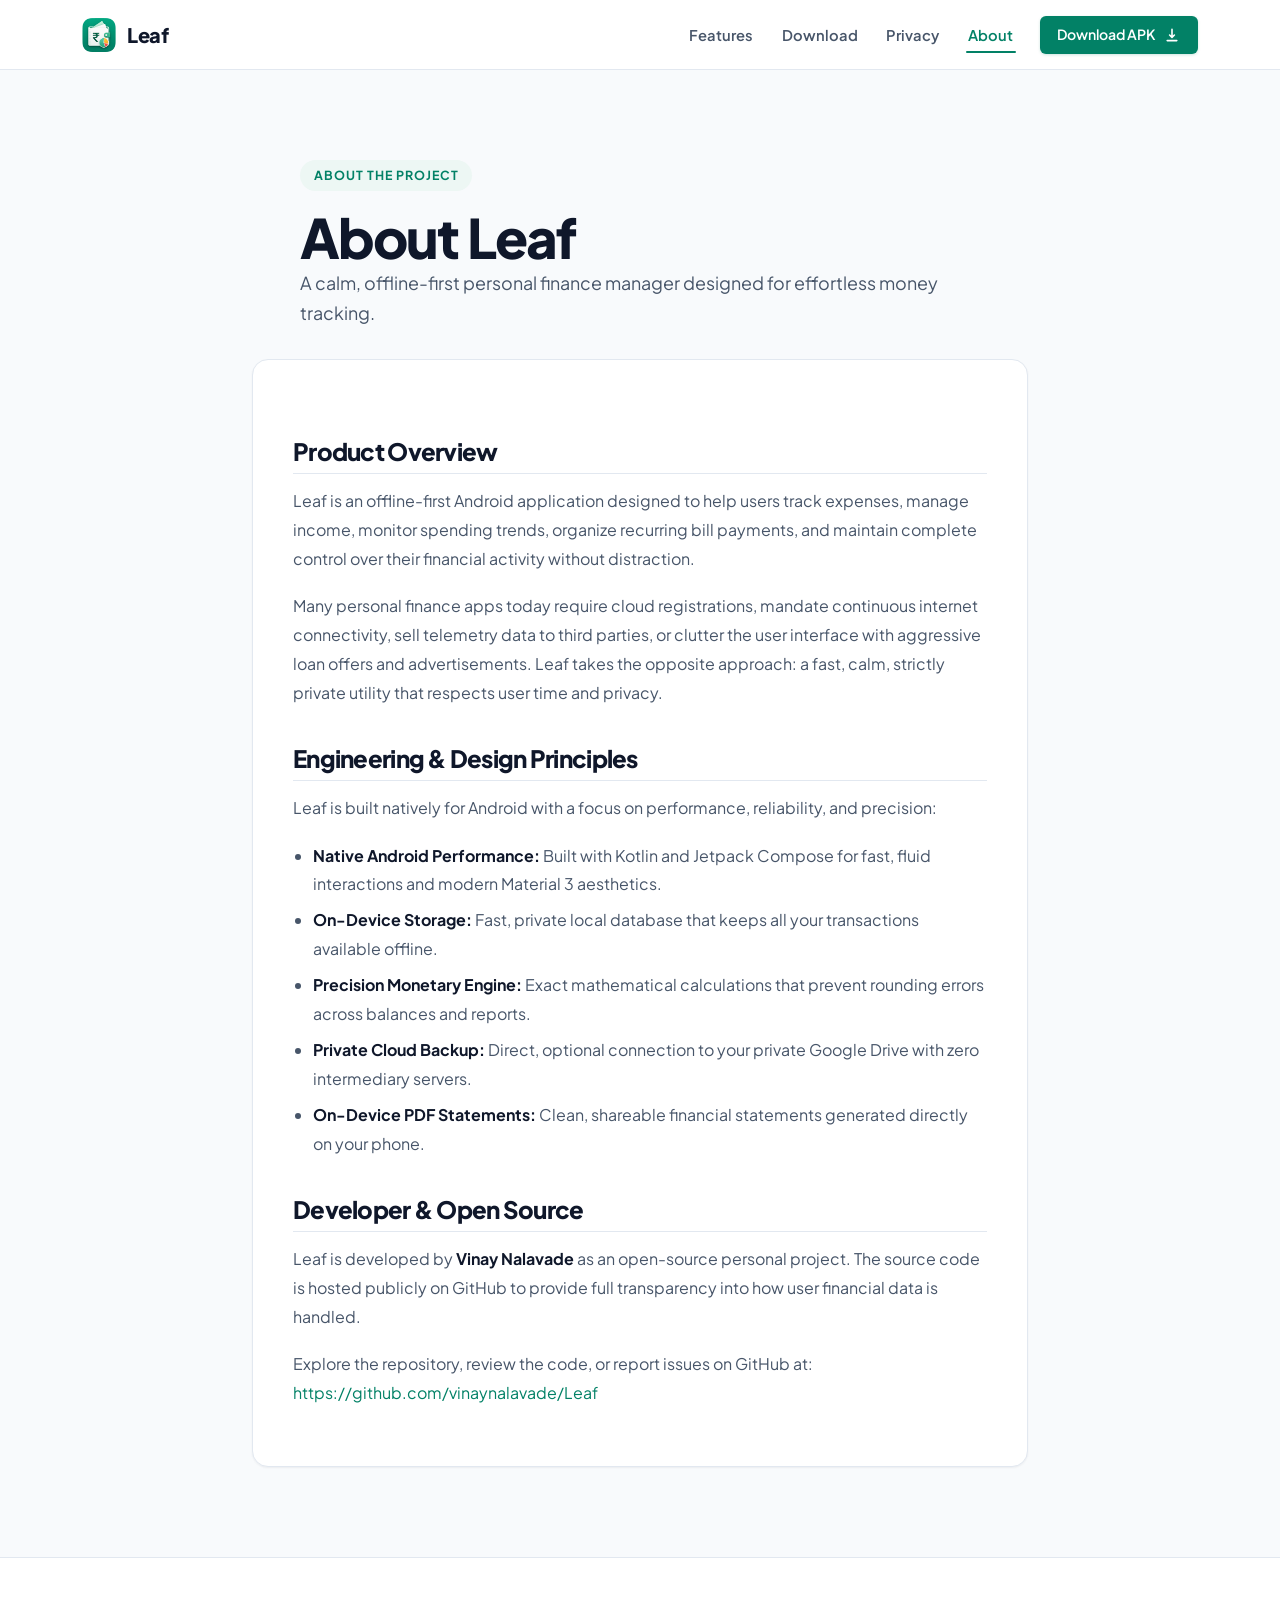
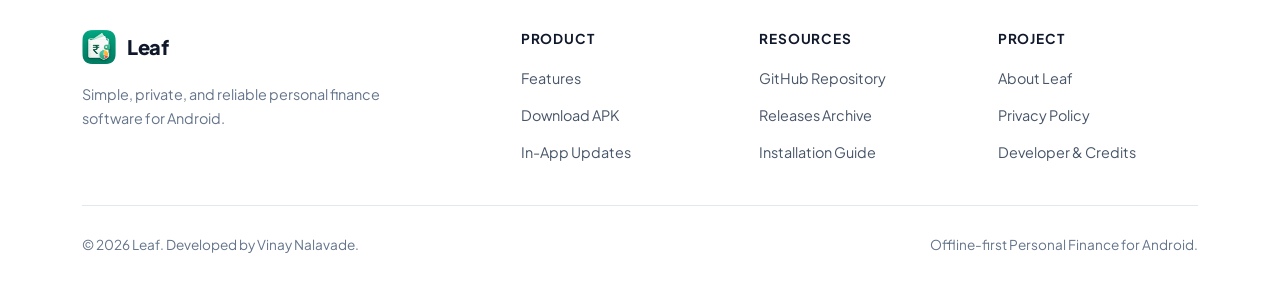
<file: website/about.html>
<!DOCTYPE html>
<html lang="en">
<head>
  <meta charset="UTF-8">
  <meta name="viewport" content="width=device-width, initial-scale=1.0">
  <title>About Leaf — Open Source Android Personal Finance</title>
  <meta name="description" content="Learn about Leaf's origin, philosophy, and technical architecture. An offline-first, native Android money manager built with Jetpack Compose and Kotlin.">
  
  <meta property="og:type" content="website">
  <meta property="og:title" content="About Leaf — Open Source Android Personal Finance">
  <meta property="og:description" content="Simple, private, and reliable expense tracking engineered for Android.">
  <meta property="og:image" content="assets/images/logo.png">

  <link rel="icon" type="image/png" href="assets/images/favicon.png">
  <link rel="apple-touch-icon" href="assets/images/favicon.png">
  <meta name="theme-color" content="#028166">

  <link rel="stylesheet" href="css/styles.css">
</head>
<body>

  <!-- Top Sticky Navigation Header -->
  <header class="header">
    <div class="container header-inner">
      <a href="index.html" class="logo" aria-label="Leaf Home">
        <img src="assets/images/logo.png" alt="Leaf Logo" class="logo-img" width="34" height="34">
        <span>Leaf</span>
      </a>

      <nav class="nav" id="main-nav" aria-label="Primary Navigation">
        <ul class="nav-links">
          <li><a href="features.html" class="nav-link">Features</a></li>
          <li><a href="download.html" class="nav-link">Download</a></li>
          <li><a href="privacy.html" class="nav-link">Privacy</a></li>
          <li><a href="about.html" class="nav-link active" aria-current="page">About</a></li>
        </ul>
        <a href="https://github.com/vinaynalavade/Leaf/releases/download/v1.0.5/Leaf_v1.0.5.apk" class="btn btn-primary btn-sm dynamic-download-link" download>
          <span>Download APK</span>
          <svg viewBox="0 0 20 20" width="16" height="16" fill="currentColor"><path fill-rule="evenodd" d="M3 17a1 1 0 011-1h12a1 1 0 110 2H4a1 1 0 01-1-1zm3.293-7.707a1 1 0 011.414 0L9 10.586V3a1 1 0 112 0v7.586l1.293-1.293a1 1 0 111.414 1.414l-3 3a1 1 0 01-1.414 0l-3-3a1 1 0 010-1.414z" clip-rule="evenodd"/></svg>
        </a>
      </nav>

      <button class="mobile-menu-btn" type="button" aria-expanded="false" aria-controls="main-nav" aria-label="Open navigation menu">
        <svg viewBox="0 0 24 24" width="24" height="24"><path fill="currentColor" d="M3 18h18v-2H3v2zm0-5h18v-2H3v2zm0-7v2h18V6H3z"/></svg>
      </button>
    </div>
  </header>

  <main>
    <section class="section">
      <div class="container container-narrow">
        <div class="section-header" style="text-align: left; margin-bottom: 2rem;">
          <span class="section-tag">About The Project</span>
          <h1>About Leaf</h1>
          <p class="section-desc">A calm, offline-first personal finance manager designed for effortless money tracking.</p>
        </div>

        <div class="prose prose-box">
          <h2>Product Overview</h2>
          <p>
            Leaf is an offline-first Android application designed to help users track expenses, manage income, monitor spending trends, organize recurring bill payments, and maintain complete control over their financial activity without distraction.
          </p>
          <p>
            Many personal finance apps today require cloud registrations, mandate continuous internet connectivity, sell telemetry data to third parties, or clutter the user interface with aggressive loan offers and advertisements. Leaf takes the opposite approach: a fast, calm, strictly private utility that respects user time and privacy.
          </p>

          <h2>Engineering &amp; Design Principles</h2>
          <p>
            Leaf is built natively for Android with a focus on performance, reliability, and precision:
          </p>
          <ul>
            <li><strong>Native Android Performance:</strong> Built with Kotlin and Jetpack Compose for fast, fluid interactions and modern Material 3 aesthetics.</li>
            <li><strong>On-Device Storage:</strong> Fast, private local database that keeps all your transactions available offline.</li>
            <li><strong>Precision Monetary Engine:</strong> Exact mathematical calculations that prevent rounding errors across balances and reports.</li>
            <li><strong>Private Cloud Backup:</strong> Direct, optional connection to your private Google Drive with zero intermediary servers.</li>
            <li><strong>On-Device PDF Statements:</strong> Clean, shareable financial statements generated directly on your phone.</li>
          </ul>

          <h2 id="credits">Developer &amp; Open Source</h2>
          <p>
            Leaf is developed by <strong>Vinay Nalavade</strong> as an open-source personal project. The source code is hosted publicly on GitHub to provide full transparency into how user financial data is handled.
          </p>
          <p>
            Explore the repository, review the code, or report issues on GitHub at:
            <br>
            <a href="https://github.com/vinaynalavade/Leaf" target="_blank" rel="noopener noreferrer">https://github.com/vinaynalavade/Leaf</a>
          </p>
        </div>
      </div>
    </section>
  </main>

  <!-- Footer -->
  <footer class="footer">
    <div class="container">
      <div class="footer-grid">
        <div class="footer-brand">
          <a href="index.html" class="logo">
            <img src="assets/images/logo.png" alt="Leaf Logo" class="logo-img" width="32" height="32">
            <span>Leaf</span>
          </a>
          <p>Simple, private, and reliable personal finance software for Android.</p>
        </div>

        <div class="footer-col">
          <h5>Product</h5>
          <ul class="footer-links">
            <li><a href="features.html">Features</a></li>
            <li><a href="download.html">Download APK</a></li>
            <li><a href="download.html#updates">In-App Updates</a></li>
          </ul>
        </div>

        <div class="footer-col">
          <h5>Resources</h5>
          <ul class="footer-links">
            <li><a href="https://github.com/vinaynalavade/Leaf" target="_blank" rel="noopener noreferrer">GitHub Repository</a></li>
            <li><a href="https://github.com/vinaynalavade/Leaf/releases" target="_blank" rel="noopener noreferrer">Releases Archive</a></li>
            <li><a href="download.html#install-guide">Installation Guide</a></li>
          </ul>
        </div>

        <div class="footer-col">
          <h5>Project</h5>
          <ul class="footer-links">
            <li><a href="about.html">About Leaf</a></li>
            <li><a href="privacy.html">Privacy Policy</a></li>
            <li><a href="about.html#credits">Developer & Credits</a></li>
          </ul>
        </div>
      </div>

      <div class="footer-bottom">
        <div>© 2026 Leaf. Developed by Vinay Nalavade.</div>
        <div>Offline-first Personal Finance for Android.</div>
      </div>
    </div>
  </footer>

  <script src="js/main.js"></script>
</body>
</html>
</file>
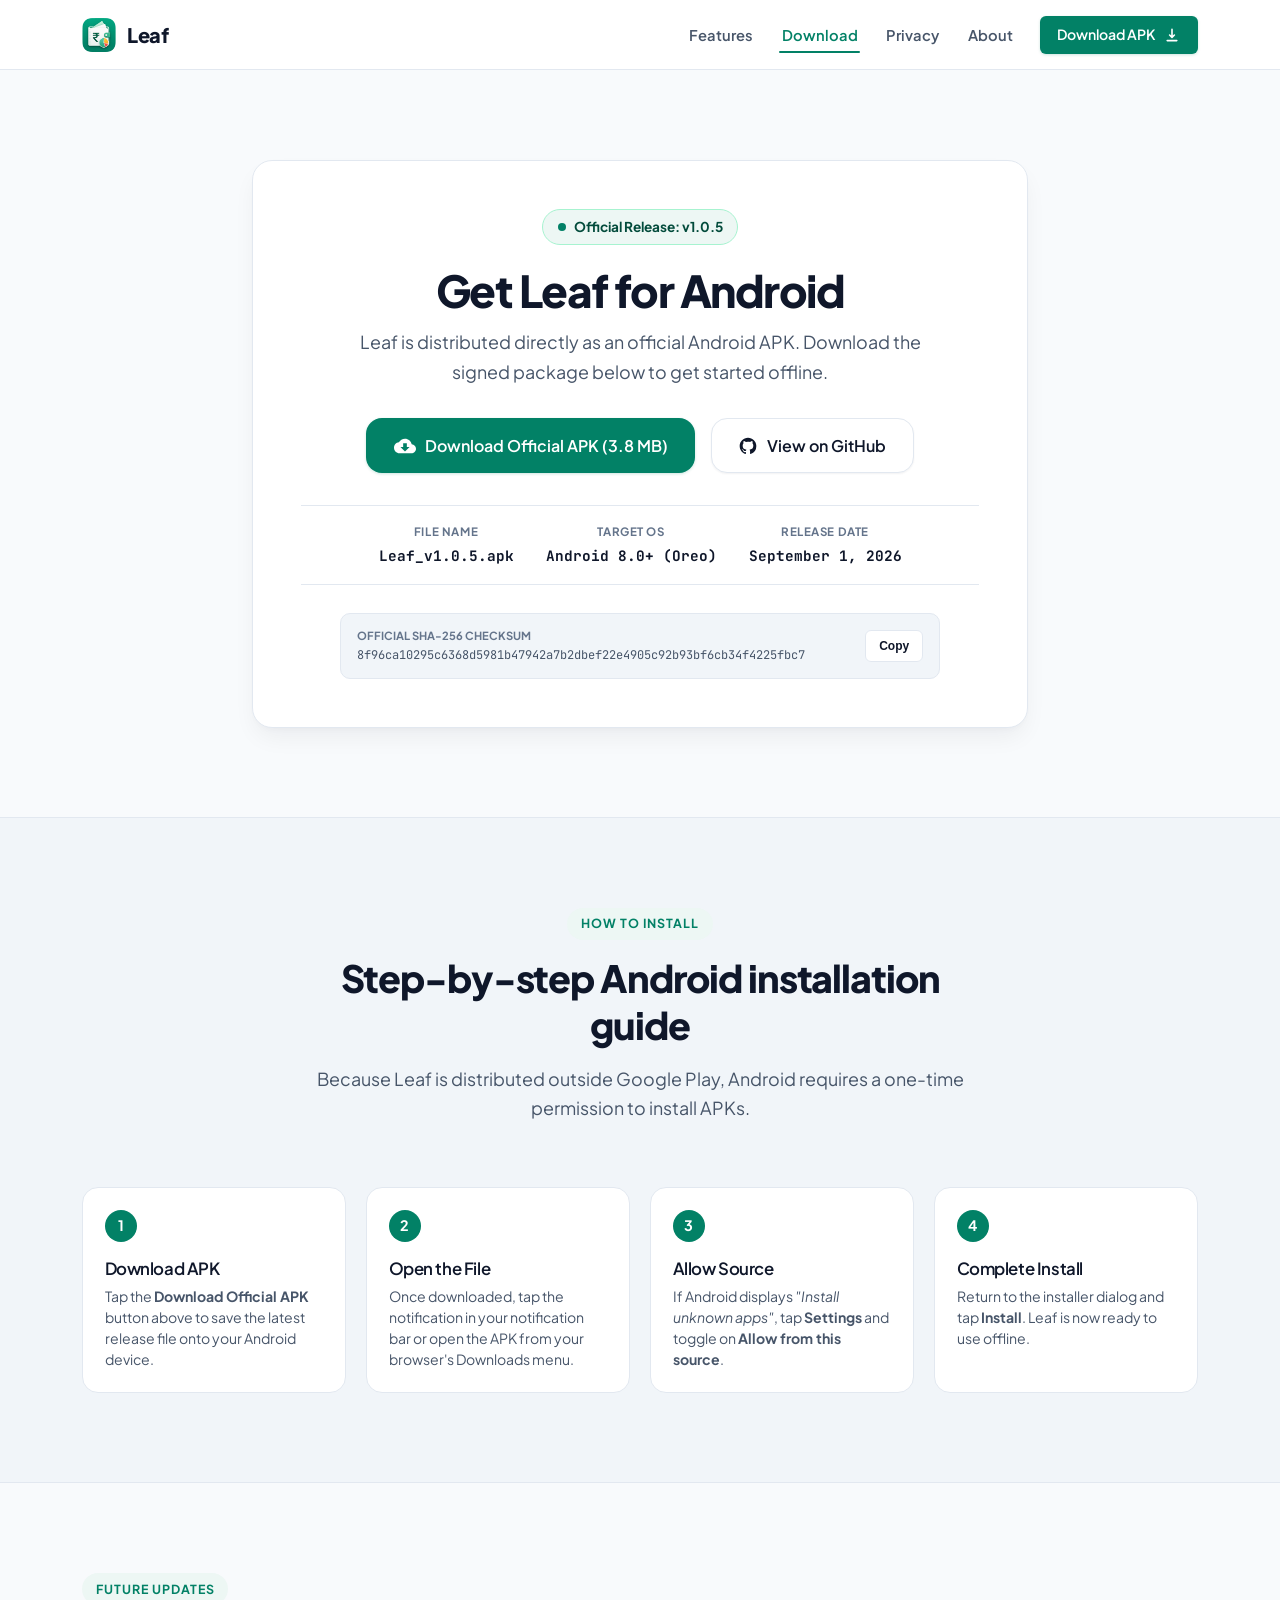
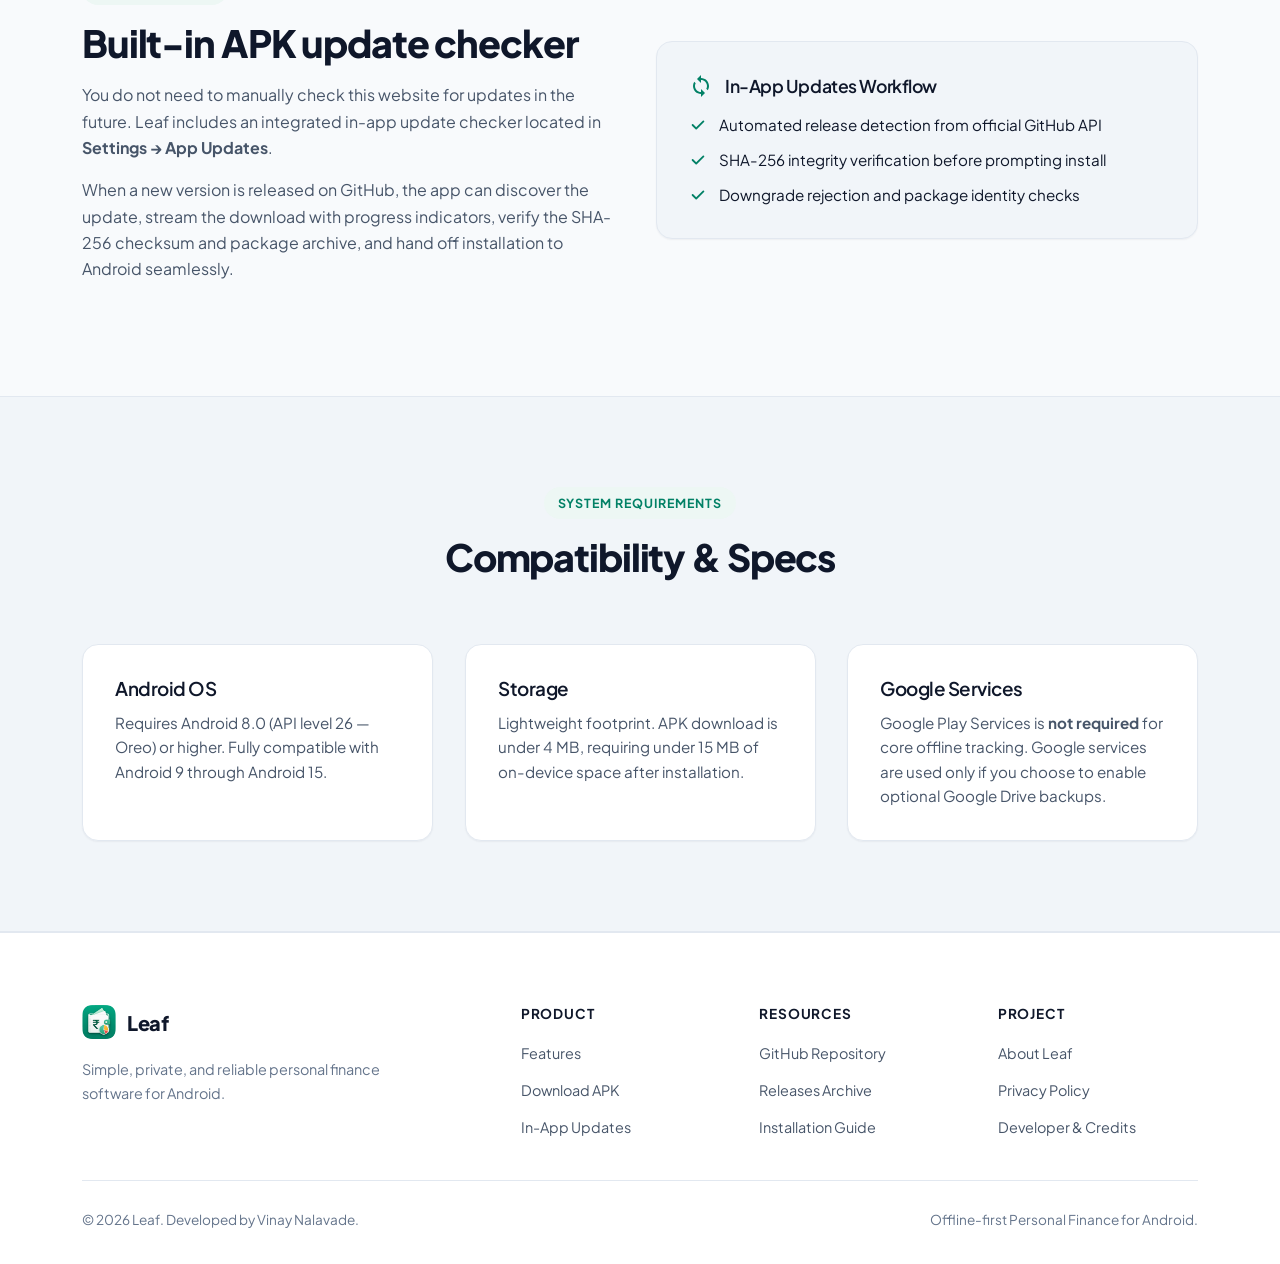
<file: website/download.html>
<!DOCTYPE html>
<html lang="en">
<head>
  <meta charset="UTF-8">
  <meta name="viewport" content="width=device-width, initial-scale=1.0">
  <title>Download Leaf APK for Android — Official Release</title>
  <meta name="description" content="Download the latest official Leaf Android APK directly from GitHub. Step-by-step installation guide, SHA-256 checksums, and system requirements.">
  
  <meta property="og:type" content="website">
  <meta property="og:title" content="Download Leaf APK for Android — Official Release">
  <meta property="og:description" content="Get the latest Leaf APK for Android. 100% offline-first, private personal finance.">
  <meta property="og:image" content="assets/images/logo.png">

  <link rel="icon" type="image/png" href="assets/images/favicon.png">
  <link rel="apple-touch-icon" href="assets/images/favicon.png">
  <meta name="theme-color" content="#028166">

  <link rel="stylesheet" href="css/styles.css">
</head>
<body>

  <!-- Top Sticky Navigation Header -->
  <header class="header">
    <div class="container header-inner">
      <a href="index.html" class="logo" aria-label="Leaf Home">
        <img src="assets/images/logo.png" alt="Leaf Logo" class="logo-img" width="34" height="34">
        <span>Leaf</span>
      </a>

      <nav class="nav" id="main-nav" aria-label="Primary Navigation">
        <ul class="nav-links">
          <li><a href="features.html" class="nav-link">Features</a></li>
          <li><a href="download.html" class="nav-link active" aria-current="page">Download</a></li>
          <li><a href="privacy.html" class="nav-link">Privacy</a></li>
          <li><a href="about.html" class="nav-link">About</a></li>
        </ul>
        <a href="https://github.com/vinaynalavade/Leaf/releases/download/v1.0.5/Leaf_v1.0.5.apk" class="btn btn-primary btn-sm dynamic-download-link" download>
          <span>Download APK</span>
          <svg viewBox="0 0 20 20" width="16" height="16" fill="currentColor"><path fill-rule="evenodd" d="M3 17a1 1 0 011-1h12a1 1 0 110 2H4a1 1 0 01-1-1zm3.293-7.707a1 1 0 011.414 0L9 10.586V3a1 1 0 112 0v7.586l1.293-1.293a1 1 0 111.414 1.414l-3 3a1 1 0 01-1.414 0l-3-3a1 1 0 010-1.414z" clip-rule="evenodd"/></svg>
        </a>
      </nav>

      <button class="mobile-menu-btn" type="button" aria-expanded="false" aria-controls="main-nav" aria-label="Open navigation menu">
        <svg viewBox="0 0 24 24" width="24" height="24"><path fill="currentColor" d="M3 18h18v-2H3v2zm0-5h18v-2H3v2zm0-7v2h18V6H3z"/></svg>
      </button>
    </div>
  </header>

  <main>
    <!-- Download Hero Card -->
    <section class="section">
      <div class="container container-narrow">
        <div class="download-card">
          <span class="download-version-badge">
            <span class="hero-badge-dot"></span>
            <span>Official Release: <strong class="dynamic-version">v1.0.5</strong></span>
          </span>

          <h1 style="font-size: clamp(2rem, 5vw, 2.75rem); margin-bottom: 0.75rem;">Get Leaf for Android</h1>
          <p class="section-desc" style="max-width: 580px; margin: 0 auto 2rem;">
            Leaf is distributed directly as an official Android APK. Download the signed package below to get started offline.
          </p>

          <div style="display: flex; flex-wrap: wrap; justify-content: center; gap: 1rem; margin-bottom: 2rem;">
            <a href="https://github.com/vinaynalavade/Leaf/releases/download/v1.0.5/Leaf_v1.0.5.apk" class="btn btn-primary btn-lg dynamic-download-link" download>
              <svg viewBox="0 0 24 24" width="22" height="22" fill="currentColor"><path d="M19.35 10.04C18.67 6.59 15.64 4 12 4 9.11 4 6.6 5.64 5.35 8.04 2.34 8.36 0 10.91 0 14c0 3.31 2.69 6 6 6h13c2.76 0 5-2.24 5-5 0-2.64-2.05-4.78-4.65-4.96zM17 13l-5 5-5-5h3V9h4v4h3z"/></svg>
              <span>Download Official APK (<span class="dynamic-apk-size">3.9 MB</span>)</span>
            </a>
            <a href="https://github.com/vinaynalavade/Leaf/releases" target="_blank" rel="noopener noreferrer" class="btn btn-secondary btn-lg">
              <svg viewBox="0 0 24 24" width="20" height="20" fill="currentColor"><path fill-rule="evenodd" d="M12 2C6.477 2 2 6.484 2 12.017c0 4.425 2.865 8.18 6.839 9.504.5.092.682-.217.682-.483 0-.237-.008-.868-.013-1.703-2.782.605-3.369-1.343-3.369-1.343-.454-1.158-1.11-1.466-1.11-1.466-.908-.62.069-.608.069-.608 1.003.07 1.53 1.032 1.53 1.032.892 1.53 2.341 1.088 2.91.832.092-.647.35-1.088.636-1.338-2.22-.253-4.555-1.113-4.555-4.951 0-1.093.39-1.988 1.029-2.688-.103-.253-.446-1.272.098-2.65 0 0 .84-.27 2.75 1.026A9.564 9.564 0 0112 6.844c.85.004 1.705.115 2.504.337 1.909-1.296 2.747-1.027 2.747-1.027.546 1.379.202 2.398.1 2.651.64.7 1.028 1.595 1.028 2.688 0 3.848-2.339 4.695-4.566 4.943.359.309.678.92.678 1.855 0 1.338-.012 2.419-.012 2.747 0 .268.18.58.688.482A10.019 10.019 0 0022 12.017C22 6.484 17.522 2 12 2z" clip-rule="evenodd"/></svg>
              <span>View on GitHub</span>
            </a>
          </div>

          <div class="download-meta">
            <div class="download-meta-item">
              <span class="download-meta-label">File Name</span>
              <span class="download-meta-val dynamic-filename">Leaf_v1.0.5.apk</span>
            </div>
            <div class="download-meta-item">
              <span class="download-meta-label">Target OS</span>
              <span class="download-meta-val">Android 8.0+ (Oreo)</span>
            </div>
            <div class="download-meta-item">
              <span class="download-meta-label">Release Date</span>
              <span class="download-meta-val dynamic-release-date">September 1, 2026</span>
            </div>
          </div>

          <div class="checksum-box">
            <div>
              <div style="font-size: 0.7rem; text-transform: uppercase; color: var(--text-muted); font-weight: 700; margin-bottom: 2px;">Official SHA-256 Checksum</div>
              <div class="checksum-code dynamic-sha256" id="apk-sha256">8f96ca10295c6368d5981b47942a7b2dbef22e4905c92b93bf6cb34f4225fbc7</div>
            </div>
            <button class="copy-btn" type="button" data-copy-target="#apk-sha256">Copy</button>
          </div>
        </div>
      </div>
    </section>

    <!-- Installation Guide Section -->
    <section class="section section-muted" id="install-guide">
      <div class="container">
        <div class="section-header">
          <span class="section-tag">How To Install</span>
          <h2 class="section-title">Step-by-step Android installation guide</h2>
          <p class="section-desc">Because Leaf is distributed outside Google Play, Android requires a one-time permission to install APKs.</p>
        </div>

        <ol class="steps-list">
          <li class="step-card">
            <div class="step-number">1</div>
            <h4>Download APK</h4>
            <p>Tap the <strong>Download Official APK</strong> button above to save the latest release file onto your Android device.</p>
          </li>

          <li class="step-card">
            <div class="step-number">2</div>
            <h4>Open the File</h4>
            <p>Once downloaded, tap the notification in your notification bar or open the APK from your browser's Downloads menu.</p>
          </li>

          <li class="step-card">
            <div class="step-number">3</div>
            <h4>Allow Source</h4>
            <p>If Android displays <em>"Install unknown apps"</em>, tap <strong>Settings</strong> and toggle on <strong>Allow from this source</strong>.</p>
          </li>

          <li class="step-card">
            <div class="step-number">4</div>
            <h4>Complete Install</h4>
            <p>Return to the installer dialog and tap <strong>Install</strong>. Leaf is now ready to use offline.</p>
          </li>
        </ol>
      </div>
    </section>

    <!-- In-App Updates System -->
    <section class="section" id="updates">
      <div class="container">
        <div class="grid-2" style="align-items: center;">
          <div>
            <span class="section-tag">Future Updates</span>
            <h2 style="margin-bottom: 1rem;">Built-in APK update checker</h2>
            <p style="margin-bottom: 1rem;">
              You do not need to manually check this website for updates in the future. Leaf includes an integrated in-app update checker located in <strong>Settings → App Updates</strong>.
            </p>
            <p style="margin-bottom: 1.5rem;">
              When a new version is released on GitHub, the app can discover the update, stream the download with progress indicators, verify the SHA-256 checksum and package archive, and hand off installation to Android seamlessly.
            </p>
          </div>

          <div class="card" style="background: var(--bg-surface-elevated);">
            <div style="display: flex; align-items: center; gap: 0.75rem; margin-bottom: 1rem;">
              <svg viewBox="0 0 24 24" width="24" height="24" fill="var(--primary)"><path d="M12 4V1L8 5l4 4V6c3.31 0 6 2.69 6 6 0 1.01-.25 1.97-.7 2.8l1.46 1.46C19.54 15.03 20 13.57 20 12c0-4.42-3.58-8-8-8zm0 14c-3.31 0-6-2.69-6-6 0-1.01.25-1.97.7-2.8L5.24 7.74C4.46 8.97 4 10.43 4 12c0 4.42 3.58 8 8 8v3l4-4-4-4v3z"/></svg>
              <h4 style="color: var(--text-primary);">In-App Updates Workflow</h4>
            </div>
            <ul class="feature-checklist">
              <li>
                <svg viewBox="0 0 20 20"><path fill-rule="evenodd" d="M16.707 5.293a1 1 0 010 1.414l-8 8a1 1 0 01-1.414 0l-4-4a1 1 0 011.414-1.414L8 12.586l7.293-7.293a1 1 0 011.414 0z" clip-rule="evenodd"/></svg>
                <span>Automated release detection from official GitHub API</span>
              </li>
              <li>
                <svg viewBox="0 0 20 20"><path fill-rule="evenodd" d="M16.707 5.293a1 1 0 010 1.414l-8 8a1 1 0 01-1.414 0l-4-4a1 1 0 011.414-1.414L8 12.586l7.293-7.293a1 1 0 011.414 0z" clip-rule="evenodd"/></svg>
                <span>SHA-256 integrity verification before prompting install</span>
              </li>
              <li>
                <svg viewBox="0 0 20 20"><path fill-rule="evenodd" d="M16.707 5.293a1 1 0 010 1.414l-8 8a1 1 0 01-1.414 0l-4-4a1 1 0 011.414-1.414L8 12.586l7.293-7.293a1 1 0 011.414 0z" clip-rule="evenodd"/></svg>
                <span>Downgrade rejection and package identity checks</span>
              </li>
            </ul>
          </div>
        </div>
      </div>
    </section>

    <!-- Technical System Requirements -->
    <section class="section section-muted">
      <div class="container">
        <div class="section-header">
          <span class="section-tag">System Requirements</span>
          <h2 class="section-title">Compatibility & Specs</h2>
        </div>

        <div class="grid-3">
          <div class="card">
            <h4 class="card-title">Android OS</h4>
            <p class="card-desc">Requires Android 8.0 (API level 26 — Oreo) or higher. Fully compatible with Android 9 through Android 15.</p>
          </div>

          <div class="card">
            <h4 class="card-title">Storage</h4>
            <p class="card-desc">Lightweight footprint. APK download is under 4 MB, requiring under 15 MB of on-device space after installation.</p>
          </div>

          <div class="card">
            <h4 class="card-title">Google Services</h4>
            <p class="card-desc">Google Play Services is <strong>not required</strong> for core offline tracking. Google services are used only if you choose to enable optional Google Drive backups.</p>
          </div>
        </div>
      </div>
    </section>
  </main>

  <!-- Footer -->
  <footer class="footer">
    <div class="container">
      <div class="footer-grid">
        <div class="footer-brand">
          <a href="index.html" class="logo">
            <img src="assets/images/logo.png" alt="Leaf Logo" class="logo-img" width="32" height="32">
            <span>Leaf</span>
          </a>
          <p>Simple, private, and reliable personal finance software for Android.</p>
        </div>

        <div class="footer-col">
          <h5>Product</h5>
          <ul class="footer-links">
            <li><a href="features.html">Features</a></li>
            <li><a href="download.html">Download APK</a></li>
            <li><a href="download.html#updates">In-App Updates</a></li>
          </ul>
        </div>

        <div class="footer-col">
          <h5>Resources</h5>
          <ul class="footer-links">
            <li><a href="https://github.com/vinaynalavade/Leaf" target="_blank" rel="noopener noreferrer">GitHub Repository</a></li>
            <li><a href="https://github.com/vinaynalavade/Leaf/releases" target="_blank" rel="noopener noreferrer">Releases Archive</a></li>
            <li><a href="download.html#install-guide">Installation Guide</a></li>
          </ul>
        </div>

        <div class="footer-col">
          <h5>Project</h5>
          <ul class="footer-links">
            <li><a href="about.html">About Leaf</a></li>
            <li><a href="privacy.html">Privacy Policy</a></li>
            <li><a href="about.html#credits">Developer & Credits</a></li>
          </ul>
        </div>
      </div>

      <div class="footer-bottom">
        <div>© 2026 Leaf. Developed by Vinay Nalavade.</div>
        <div>Offline-first Personal Finance for Android.</div>
      </div>
    </div>
  </footer>

  <script src="js/main.js"></script>
</body>
</html>
</file>
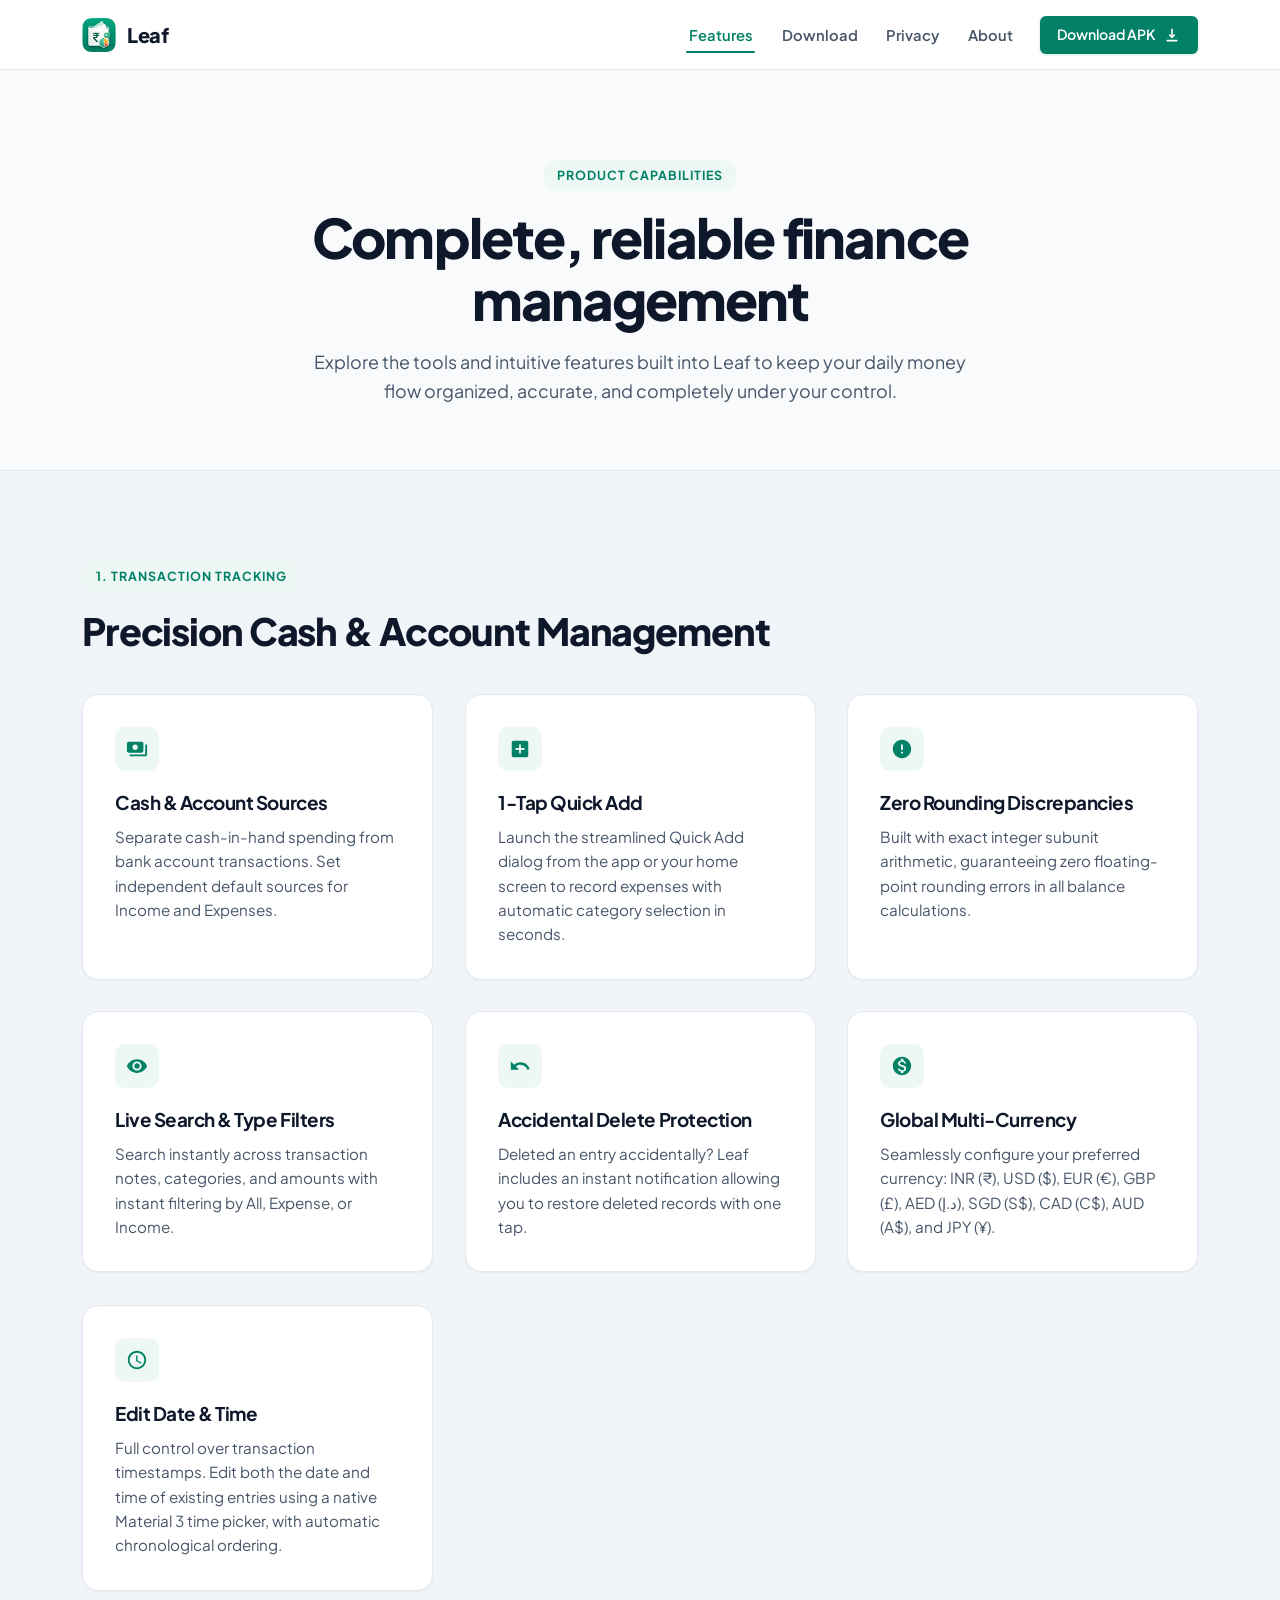
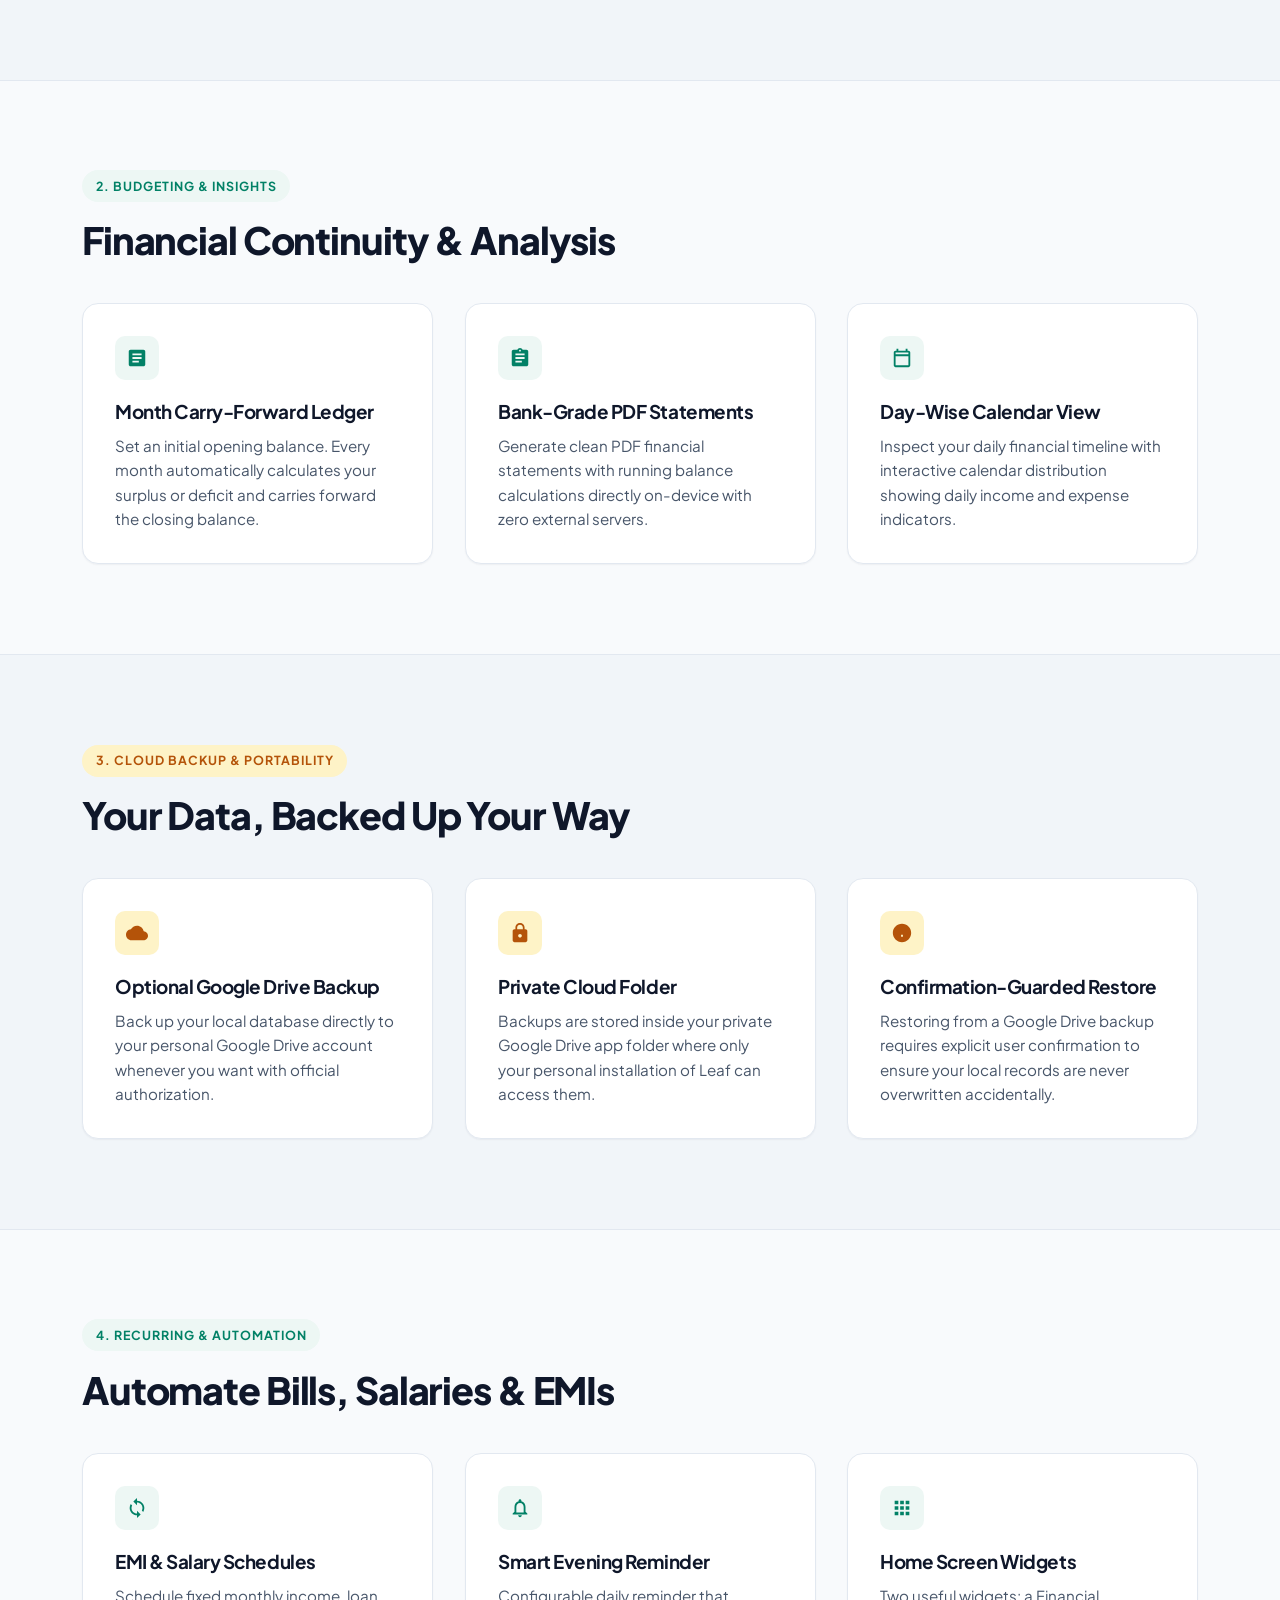
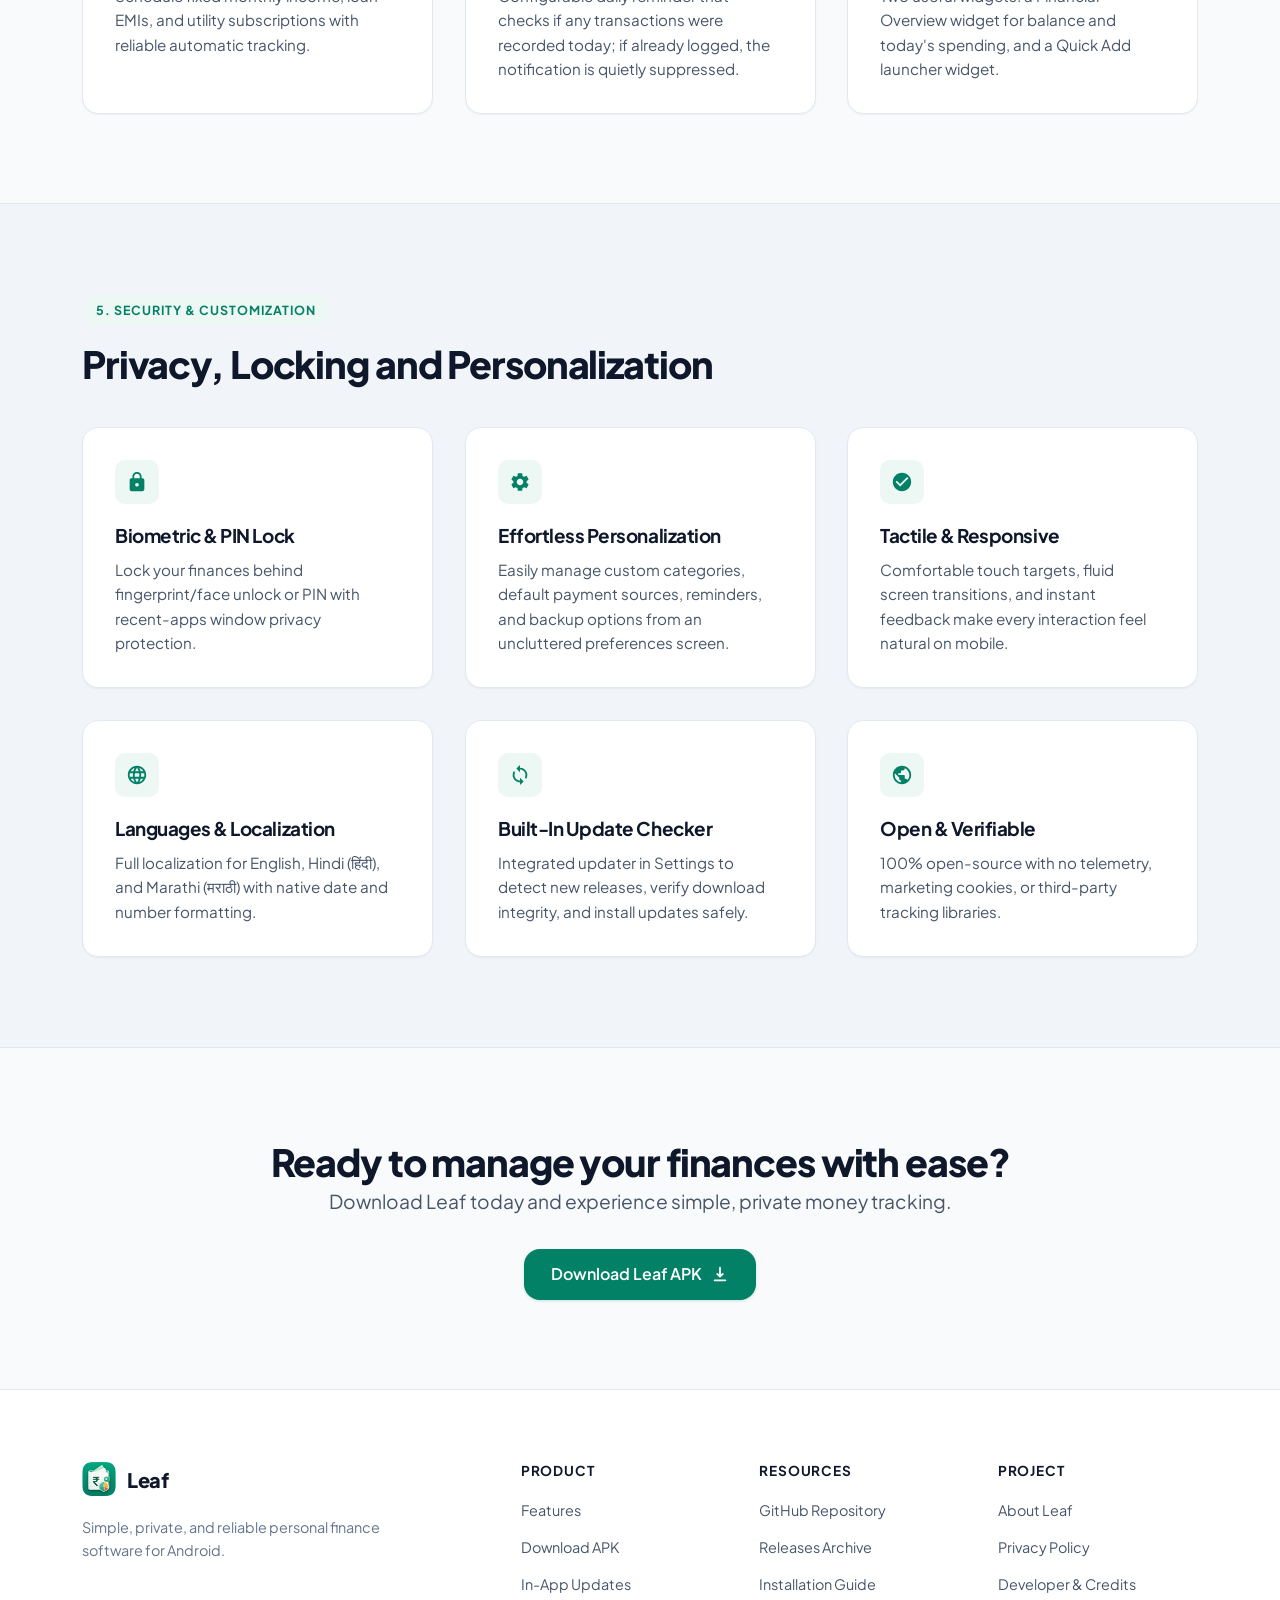
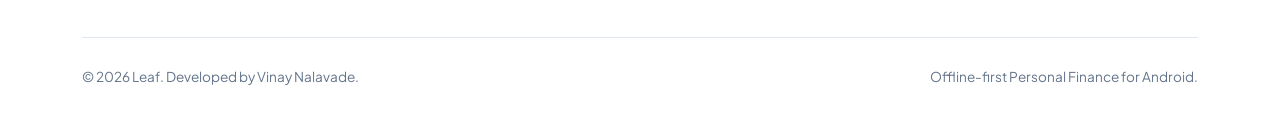
<file: website/features.html>
<!DOCTYPE html>
<html lang="en">
<head>
  <meta charset="UTF-8">
  <meta name="viewport" content="width=device-width, initial-scale=1.0">
  <title>Features — Leaf Android Expense Manager</title>
  <meta name="description" content="Explore Leaf's complete feature set: offline transaction tracking, cash and account sources, recurring EMI management, optional Google Drive backups, and biometric security.">
  
  <meta property="og:type" content="website">
  <meta property="og:title" content="Leaf Features — Simple, Private Personal Finance">
  <meta property="og:description" content="Explore Leaf's complete feature set for offline expense tracking, budgeting, and financial insights.">
  <meta property="og:image" content="assets/images/logo.png">

  <link rel="icon" type="image/png" href="assets/images/favicon.png">
  <link rel="apple-touch-icon" href="assets/images/favicon.png">
  <meta name="theme-color" content="#028166">

  <link rel="stylesheet" href="css/styles.css">
</head>
<body>

  <!-- Top Sticky Navigation Header -->
  <header class="header">
    <div class="container header-inner">
      <a href="index.html" class="logo" aria-label="Leaf Home">
        <img src="assets/images/logo.png" alt="Leaf Logo" class="logo-img" width="34" height="34">
        <span>Leaf</span>
      </a>

      <nav class="nav" id="main-nav" aria-label="Primary Navigation">
        <ul class="nav-links">
          <li><a href="features.html" class="nav-link active" aria-current="page">Features</a></li>
          <li><a href="download.html" class="nav-link">Download</a></li>
          <li><a href="privacy.html" class="nav-link">Privacy</a></li>
          <li><a href="about.html" class="nav-link">About</a></li>
        </ul>
        <a href="https://github.com/vinaynalavade/Leaf/releases/download/v1.0.5/Leaf_v1.0.5.apk" class="btn btn-primary btn-sm dynamic-download-link" download>
          <span>Download APK</span>
          <svg viewBox="0 0 20 20" width="16" height="16" fill="currentColor"><path fill-rule="evenodd" d="M3 17a1 1 0 011-1h12a1 1 0 110 2H4a1 1 0 01-1-1zm3.293-7.707a1 1 0 011.414 0L9 10.586V3a1 1 0 112 0v7.586l1.293-1.293a1 1 0 111.414 1.414l-3 3a1 1 0 01-1.414 0l-3-3a1 1 0 010-1.414z" clip-rule="evenodd"/></svg>
        </a>
      </nav>

      <button class="mobile-menu-btn" type="button" aria-expanded="false" aria-controls="main-nav" aria-label="Open navigation menu">
        <svg viewBox="0 0 24 24" width="24" height="24"><path fill="currentColor" d="M3 18h18v-2H3v2zm0-5h18v-2H3v2zm0-7v2h18V6H3z"/></svg>
      </button>
    </div>
  </header>

  <main>
    <!-- Page Header -->
    <section class="section" style="padding-bottom: 2rem;">
      <div class="container">
        <div class="section-header" style="margin-bottom: 2rem;">
          <span class="section-tag">Product Capabilities</span>
          <h1 style="margin-bottom: 1rem;">Complete, reliable finance management</h1>
          <p class="section-desc">
            Explore the tools and intuitive features built into Leaf to keep your daily money flow organized, accurate, and completely under your control.
          </p>
        </div>
      </div>
    </section>

    <!-- Category 1: Core Transaction & Source Management -->
    <section class="section section-muted">
      <div class="container">
        <div style="margin-bottom: 2.5rem;">
          <span class="section-tag">1. Transaction Tracking</span>
          <h2>Precision Cash & Account Management</h2>
        </div>

        <div class="grid-3">
          <div class="card">
            <div class="card-icon">
              <svg viewBox="0 0 24 24"><path d="M19 14V6c0-1.1-.9-2-2-2H3c-1.1 0-2 .9-2 2v8c0 1.1.9 2 2 2h14c1.1 0 2-.9 2-2zm-9-1c-1.66 0-3-1.34-3-3s1.34-3 3-3 3 1.34 3 3-1.34 3-3 3zm13-6v11c0 1.1-.9 2-2 2H4v-2h17V7h2z"/></svg>
            </div>
            <h3 class="card-title">Cash & Account Sources</h3>
            <p class="card-desc">Separate cash-in-hand spending from bank account transactions. Set independent default sources for Income and Expenses.</p>
          </div>

          <div class="card">
            <div class="card-icon">
              <svg viewBox="0 0 24 24"><path d="M19 3H5c-1.1 0-2 .9-2 2v14c0 1.1.9 2 2 2h14c1.1 0 2-.9 2-2V5c0-1.1-.9-2-2-2zm-2 10h-4v4h-2v-4H7v-2h4V7h2v4h4v2z"/></svg>
            </div>
            <h3 class="card-title">1-Tap Quick Add</h3>
            <p class="card-desc">Launch the streamlined Quick Add dialog from the app or your home screen to record expenses with automatic category selection in seconds.</p>
          </div>

          <div class="card">
            <div class="card-icon">
              <svg viewBox="0 0 24 24"><path d="M12 2C6.48 2 2 6.48 2 12s4.48 10 10 10 10-4.48 10-10S17.52 2 12 2zm1 15h-2v-2h2v2zm0-4h-2V7h2v6z"/></svg>
            </div>
            <h3 class="card-title">Zero Rounding Discrepancies</h3>
            <p class="card-desc">Built with exact integer subunit arithmetic, guaranteeing zero floating-point rounding errors in all balance calculations.</p>
          </div>

          <div class="card">
            <div class="card-icon">
              <svg viewBox="0 0 24 24"><path d="M12 4.5C7 4.5 2.73 7.61 1 12c1.73 4.39 6 7.5 11 7.5s9.27-3.11 11-7.5c-1.73-4.39-6-7.5-11-7.5zM12 17c-2.76 0-5-2.24-5-5s2.24-5 5-5 5 2.24 5 5-2.24 5-5 5zm0-8c-1.66 0-3 1.34-3 3s1.34 3 3 3 3-1.34 3-3-1.34-3-3-3z"/></svg>
            </div>
            <h3 class="card-title">Live Search & Type Filters</h3>
            <p class="card-desc">Search instantly across transaction notes, categories, and amounts with instant filtering by All, Expense, or Income.</p>
          </div>

          <div class="card">
            <div class="card-icon">
              <svg viewBox="0 0 24 24"><path d="M12.5 8c-2.65 0-5.05.99-6.9 2.6L2 7v9h9l-3.62-3.62c1.39-1.16 3.16-1.88 5.12-1.88 3.54 0 6.55 2.31 7.6 5.5l2.37-.78C21.08 11.03 17.15 8 12.5 8z"/></svg>
            </div>
            <h3 class="card-title">Accidental Delete Protection</h3>
            <p class="card-desc">Deleted an entry accidentally? Leaf includes an instant notification allowing you to restore deleted records with one tap.</p>
          </div>

          <div class="card">
            <div class="card-icon">
              <svg viewBox="0 0 24 24"><path d="M12 2C6.48 2 2 6.48 2 12s4.48 10 10 10 10-4.48 10-10S17.52 2 12 2zm1.41 16.09V20h-2.67v-1.93c-1.71-.36-3.16-1.46-3.27-3.4h1.96c.1 1.05.82 1.87 2.65 1.87 1.96 0 2.4-.98 2.4-1.59 0-.83-.44-1.61-2.67-2.14-2.48-.6-4.18-1.62-4.18-3.67 0-1.72 1.39-2.84 3.11-3.21V4h2.67v1.95c1.86.45 2.79 1.86 2.85 3.39H14.3c-.05-1.11-.64-1.87-2.22-1.87-1.5 0-2.4.68-2.4 1.64 0 .84.65 1.39 2.67 1.91s4.18 1.39 4.18 3.91c-.01 1.83-1.38 2.83-3.12 3.16z"/></svg>
            </div>
            <h3 class="card-title">Global Multi-Currency</h3>
            <p class="card-desc">Seamlessly configure your preferred currency: INR (₹), USD ($), EUR (€), GBP (£), AED (د.إ), SGD (S$), CAD (C$), AUD (A$), and JPY (¥).</p>
          </div>

          <div class="card">
            <div class="card-icon">
              <svg viewBox="0 0 24 24"><path d="M11.99 2C6.47 2 2 6.48 2 12s4.47 10 9.99 10C17.52 22 22 17.52 22 12S17.52 2 11.99 2zM12 20c-4.42 0-8-3.58-8-8s3.58-8 8-8 8 3.58 8 8-3.58 8-8 8zm.5-13H11v6l5.25 3.15.75-1.23-4.5-2.67z"/></svg>
            </div>
            <h3 class="card-title">Edit Date & Time</h3>
            <p class="card-desc">Full control over transaction timestamps. Edit both the date and time of existing entries using a native Material 3 time picker, with automatic chronological ordering.</p>
          </div>
        </div>
      </div>
    </section>

    <!-- Category 2: Budgets & Ledger -->
    <section class="section">
      <div class="container">
        <div style="margin-bottom: 2.5rem;">
          <span class="section-tag">2. Budgeting & Insights</span>
          <h2>Financial Continuity & Analysis</h2>
        </div>

        <div class="grid-3">
          <div class="card">
            <div class="card-icon">
              <svg viewBox="0 0 24 24"><path d="M19 3H5c-1.1 0-2 .9-2 2v14c0 1.1.9 2 2 2h14c1.1 0 2-.9 2-2V5c0-1.1-.9-2-2-2zm-5 14H7v-2h7v2zm3-4H7v-2h10v2zm0-4H7V7h10v2z"/></svg>
            </div>
            <h3 class="card-title">Month Carry-Forward Ledger</h3>
            <p class="card-desc">Set an initial opening balance. Every month automatically calculates your surplus or deficit and carries forward the closing balance.</p>
          </div>

          <div class="card">
            <div class="card-icon">
              <svg viewBox="0 0 24 24"><path d="M19 3h-4.18C14.4 1.84 13.3 1 12 1c-1.3 0-2.4.84-2.82 2H5c-1.1 0-2 .9-2 2v14c0 1.1.9 2 2 2h14c1.1 0 2-.9 2-2V5c0-1.1-.9-2-2-2zm-7 0c.55 0 1 .45 1 1s-.45 1-1 1-1-.45-1-1 .45-1 1-1zm2 14H7v-2h7v2zm3-4H7v-2h10v2zm0-4H7V7h10v2z"/></svg>
            </div>
            <h3 class="card-title">Bank-Grade PDF Statements</h3>
            <p class="card-desc">Generate clean PDF financial statements with running balance calculations directly on-device with zero external servers.</p>
          </div>

          <div class="card">
            <div class="card-icon">
              <svg viewBox="0 0 24 24"><path d="M19 4h-1V2h-2v2H8V2H6v2H5c-1.11 0-1.99.9-1.99 2L3 20c0 1.1.89 2 2 2h14c1.1 0 2-.9 2-2V6c0-1.1-.9-2-2-2zm0 16H5V10h14v10zm0-12H5V6h14v2z"/></svg>
            </div>
            <h3 class="card-title">Day-Wise Calendar View</h3>
            <p class="card-desc">Inspect your daily financial timeline with interactive calendar distribution showing daily income and expense indicators.</p>
          </div>
        </div>
      </div>
    </section>

    <!-- Category 3: Cloud Safety & Google Drive Backup -->
    <section class="section section-muted">
      <div class="container">
        <div style="margin-bottom: 2.5rem;">
          <span class="section-tag gold">3. Cloud Backup & Portability</span>
          <h2>Your Data, Backed Up Your Way</h2>
        </div>

        <div class="grid-3">
          <div class="card">
            <div class="card-icon gold">
              <svg viewBox="0 0 24 24"><path d="M19.35 10.04C18.67 6.59 15.64 4 12 4 9.11 4 6.6 5.64 5.35 8.04 2.34 8.36 0 10.91 0 14c0 3.31 2.69 6 6 6h13c2.76 0 5-2.24 5-5 0-2.64-2.05-4.78-4.65-4.96z"/></svg>
            </div>
            <h3 class="card-title">Optional Google Drive Backup</h3>
            <p class="card-desc">Back up your local database directly to your personal Google Drive account whenever you want with official authorization.</p>
          </div>

          <div class="card">
            <div class="card-icon gold">
              <svg viewBox="0 0 24 24"><path d="M18 8h-1V6c0-2.76-2.24-5-5-5S7 3.24 7 6v2H6c-1.1 0-2 .9-2 2v10c0 1.1.9 2 2 2h12c1.1 0 2-.9 2-2V10c0-1.1-.9-2-2-2zm-6 9c-1.1 0-2-.9-2-2s.9-2 2-2 2 .9 2 2-.9 2-2 2zm3.1-9H8.9V6c0-1.71 1.39-3.1 3.1-3.1 1.71 0 3.1 1.39 3.1 3.1v2z"/></svg>
            </div>
            <h3 class="card-title">Private Cloud Folder</h3>
            <p class="card-desc">Backups are stored inside your private Google Drive app folder where only your personal installation of Leaf can access them.</p>
          </div>

          <div class="card">
            <div class="card-icon gold">
              <svg viewBox="0 0 24 24"><path d="M12 2C6.48 2 2 6.48 2 12s4.48 10 10 10 10-4.48 10-10S17.52 2 12 2zm1 14h-2v-2h2v2zm0-10h-2v6h2V6z"/></svg>
            </div>
            <h3 class="card-title">Confirmation-Guarded Restore</h3>
            <p class="card-desc">Restoring from a Google Drive backup requires explicit user confirmation to ensure your local records are never overwritten accidentally.</p>
          </div>
        </div>
      </div>
    </section>

    <!-- Category 4: Recurring & Automation -->
    <section class="section">
      <div class="container">
        <div style="margin-bottom: 2.5rem;">
          <span class="section-tag">4. Recurring & Automation</span>
          <h2>Automate Bills, Salaries & EMIs</h2>
        </div>

        <div class="grid-3">
          <div class="card">
            <div class="card-icon">
              <svg viewBox="0 0 24 24"><path d="M12 4V1L8 5l4 4V6c3.31 0 6 2.69 6 6 0 1.01-.25 1.97-.7 2.8l1.46 1.46C19.54 15.03 20 13.57 20 12c0-4.42-3.58-8-8-8zm0 14c-3.31 0-6-2.69-6-6 0-1.01.25-1.97.7-2.8L5.24 7.74C4.46 8.97 4 10.43 4 12c0 4.42 3.58 8 8 8v3l4-4-4-4v3z"/></svg>
            </div>
            <h3 class="card-title">EMI & Salary Schedules</h3>
            <p class="card-desc">Schedule fixed monthly income, loan EMIs, and utility subscriptions with reliable automatic tracking.</p>
          </div>

          <div class="card">
            <div class="card-icon">
              <svg viewBox="0 0 24 24"><path d="M12 22c1.1 0 2-.9 2-2h-4c0 1.1.9 2 2 2zm6-6v-5c0-3.07-1.63-5.64-4.5-6.32V4c0-.83-.67-1.5-1.5-1.5s-1.5.67-1.5 1.5v.68C7.64 5.36 6 7.92 6 11v5l-2 2v1h16v-1l-2-2zm-2 1H8v-6c0-2.48 1.51-4.5 4-4.5s4 2.02 4 4.5v6z"/></svg>
            </div>
            <h3 class="card-title">Smart Evening Reminder</h3>
            <p class="card-desc">Configurable daily reminder that checks if any transactions were recorded today; if already logged, the notification is quietly suppressed.</p>
          </div>

          <div class="card">
            <div class="card-icon">
              <svg viewBox="0 0 24 24"><path d="M4 8h4V4H4v4zm6 12h4v-4h-4v4zm-6 0h4v-4H4v4zm0-6h4v-4H4v4zm6 0h4v-4h-4v4zm6-10v4h4V4h-4zm-6 4h4V4h-4v4zm6 6h4v-4h-4v4zm0 6h4v-4h-4v4z"/></svg>
            </div>
            <h3 class="card-title">Home Screen Widgets</h3>
            <p class="card-desc">Two useful widgets: a Financial Overview widget for balance and today's spending, and a Quick Add launcher widget.</p>
          </div>
        </div>
      </div>
    </section>

    <!-- Category 5: Security, Customization & Everyday Use -->
    <section class="section section-muted">
      <div class="container">
        <div style="margin-bottom: 2.5rem;">
          <span class="section-tag">5. Security & Customization</span>
          <h2>Privacy, Locking and Personalization</h2>
        </div>

        <div class="grid-3">
          <div class="card">
            <div class="card-icon">
              <svg viewBox="0 0 24 24"><path d="M18 8h-1V6c0-2.76-2.24-5-5-5S7 3.24 7 6v2H6c-1.1 0-2 .9-2 2v10c0 1.1.9 2 2 2h12c1.1 0 2-.9 2-2V10c0-1.1-.9-2-2-2zm-6 9c-1.1 0-2-.9-2-2s.9-2 2-2 2 .9 2 2-.9 2-2 2zm3.1-9H8.9V6c0-1.71 1.39-3.1 3.1-3.1 1.71 0 3.1 1.39 3.1 3.1v2z"/></svg>
            </div>
            <h3 class="card-title">Biometric & PIN Lock</h3>
            <p class="card-desc">Lock your finances behind fingerprint/face unlock or PIN with recent-apps window privacy protection.</p>
          </div>

          <div class="card">
            <div class="card-icon">
              <svg viewBox="0 0 24 24"><path d="M19.14 12.94c.04-.3.06-.61.06-.94 0-.32-.02-.64-.07-.94l2.03-1.58c.18-.14.23-.41.12-.61l-1.92-3.32c-.12-.22-.37-.29-.59-.22l-2.39.96c-.5-.38-1.03-.7-1.62-.94l-.36-2.54c-.04-.24-.24-.41-.48-.41h-3.84c-.24 0-.43.17-.47.41l-.36 2.54c-.59.24-1.13.57-1.62.94l-2.39-.96c-.22-.08-.47 0-.59.22L2.74 8.87c-.12.21-.08.47.12.61l2.03 1.58c-.05.3-.09.63-.09.94s.02.64.07.94l-2.03 1.58c-.18.14-.23.41-.12.61l1.92 3.32c.12.22.37.29.59.22l2.39-.96c.5.38 1.03.7 1.62.94l.36 2.54c.05.24.24.41.48.41h3.84c.24 0 .44-.17.47-.41l.36-2.54c.59-.24 1.13-.56 1.62-.94l2.39.96c.22.08.47 0 .59-.22l1.92-3.32c.12-.22.07-.47-.12-.61l-2.01-1.58zM12 15.6c-1.98 0-3.6-1.62-3.6-3.6s1.62-3.6 3.6-3.6 3.6 1.62 3.6 3.6-1.62 3.6-3.6 3.6z"/></svg>
            </div>
            <h3 class="card-title">Effortless Personalization</h3>
            <p class="card-desc">Easily manage custom categories, default payment sources, reminders, and backup options from an uncluttered preferences screen.</p>
          </div>

          <div class="card">
            <div class="card-icon">
              <svg viewBox="0 0 24 24"><path d="M12 2C6.48 2 2 6.48 2 12s4.48 10 10 10 10-4.48 10-10S17.52 2 12 2zm-2 15l-5-5 1.41-1.41L10 14.17l7.59-7.59L19 8l-9 9z"/></svg>
            </div>
            <h3 class="card-title">Tactile & Responsive</h3>
            <p class="card-desc">Comfortable touch targets, fluid screen transitions, and instant feedback make every interaction feel natural on mobile.</p>
          </div>

          <div class="card">
            <div class="card-icon">
              <svg viewBox="0 0 24 24"><path d="M11.99 2C6.47 2 2 6.48 2 12s4.47 10 9.99 10C17.52 22 22 17.52 22 12S17.52 2 11.99 2zm6.93 6h-2.95c-.32-1.25-.78-2.45-1.38-3.56 1.84.63 3.37 1.91 4.33 3.56zM12 4.04c.83 1.2 1.48 2.53 1.91 3.96h-3.82c.43-1.43 1.08-2.76 1.91-3.96zM4.26 14C4.1 13.36 4 12.69 4 12s.1-1.36.26-2h3.38c-.08.66-.14 1.32-.14 2 0 .68.06 1.34.14 2H4.26zm.82 2h2.95c.32 1.25.78 2.45 1.38 3.56-1.84-.63-3.37-1.9-4.33-3.56zm2.95-8H5.08c.96-1.66 2.49-2.93 4.33-3.56C8.81 5.55 8.35 6.75 8.03 8zM12 19.96c-.83-1.2-1.48-2.53-1.91-3.96h3.82c-.43 1.43-1.08 2.76-1.91 3.96zM14.34 14H9.66c-.09-.66-.16-1.32-.16-2 0-.68.07-1.35.16-2h4.68c.09.65.16 1.32.16 2 0 .68-.07 1.34-.16 2zm.25 5.56c.6-1.11 1.06-2.31 1.38-3.56h2.95c-.96 1.65-2.49 2.93-4.33 3.56zM16.36 14c.08-.66.14-1.32.14-2 0-.68-.06-1.34-.14-2h3.38c.16.64.26 1.31.26 2s-.1 1.36-.26 2h-3.38z"/></svg>
            </div>
            <h3 class="card-title">Languages & Localization</h3>
            <p class="card-desc">Full localization for English, Hindi (हिंदी), and Marathi (मराठी) with native date and number formatting.</p>
          </div>

          <div class="card">
            <div class="card-icon">
              <svg viewBox="0 0 24 24"><path d="M12 4V1L8 5l4 4V6c3.31 0 6 2.69 6 6 0 1.01-.25 1.97-.7 2.8l1.46 1.46C19.54 15.03 20 13.57 20 12c0-4.42-3.58-8-8-8zm0 14c-3.31 0-6-2.69-6-6 0-1.01.25-1.97.7-2.8L5.24 7.74C4.46 8.97 4 10.43 4 12c0 4.42 3.58 8 8 8v3l4-4-4-4v3z"/></svg>
            </div>
            <h3 class="card-title">Built-In Update Checker</h3>
            <p class="card-desc">Integrated updater in Settings to detect new releases, verify download integrity, and install updates safely.</p>
          </div>

          <div class="card">
            <div class="card-icon">
              <svg viewBox="0 0 24 24"><path d="M12 2C6.48 2 2 6.48 2 12s4.48 10 10 10 10-4.48 10-10S17.52 2 12 2zm-1 17.93c-3.95-.49-7-3.85-7-7.93 0-.62.08-1.21.21-1.79L9 15v1c0 1.1.9 2 2 2v1.93zm6.9-2.54c-.26-.81-1-1.39-1.9-1.39h-1v-3c0-.55-.45-1-1-1H8v-2h2c.55 0 1-.45 1-1V7h2c1.1 0 2-.9 2-2v-.41c2.93 1.19 5 4.06 5 7.41 0 2.08-.8 3.97-2.1 5.39z"/></svg>
            </div>
            <h3 class="card-title">Open & Verifiable</h3>
            <p class="card-desc">100% open-source with no telemetry, marketing cookies, or third-party tracking libraries.</p>
          </div>
        </div>
      </div>
    </section>

    <!-- Bottom CTA -->
    <section class="section">
      <div class="container container-narrow" style="text-align: center;">
        <h2>Ready to manage your finances with ease?</h2>
        <p class="lead" style="margin-bottom: 2rem;">Download Leaf today and experience simple, private money tracking.</p>
        <a href="https://github.com/vinaynalavade/Leaf/releases/download/v1.0.5/Leaf_v1.0.5.apk" class="btn btn-primary btn-lg dynamic-download-link" download>
          <span>Download Leaf APK</span>
          <svg viewBox="0 0 20 20" width="18" height="18" fill="currentColor"><path fill-rule="evenodd" d="M3 17a1 1 0 011-1h12a1 1 0 110 2H4a1 1 0 01-1-1zm3.293-7.707a1 1 0 011.414 0L9 10.586V3a1 1 0 112 0v7.586l1.293-1.293a1 1 0 111.414 1.414l-3 3a1 1 0 01-1.414 0l-3-3a1 1 0 010-1.414z" clip-rule="evenodd"/></svg>
        </a>
      </div>
    </section>
  </main>

  <!-- Footer -->
  <footer class="footer">
    <div class="container">
      <div class="footer-grid">
        <div class="footer-brand">
          <a href="index.html" class="logo">
            <img src="assets/images/logo.png" alt="Leaf Logo" class="logo-img" width="32" height="32">
            <span>Leaf</span>
          </a>
          <p>Simple, private, and reliable personal finance software for Android.</p>
        </div>

        <div class="footer-col">
          <h5>Product</h5>
          <ul class="footer-links">
            <li><a href="features.html">Features</a></li>
            <li><a href="download.html">Download APK</a></li>
            <li><a href="download.html#updates">In-App Updates</a></li>
          </ul>
        </div>

        <div class="footer-col">
          <h5>Resources</h5>
          <ul class="footer-links">
            <li><a href="https://github.com/vinaynalavade/Leaf" target="_blank" rel="noopener noreferrer">GitHub Repository</a></li>
            <li><a href="https://github.com/vinaynalavade/Leaf/releases" target="_blank" rel="noopener noreferrer">Releases Archive</a></li>
            <li><a href="download.html#install-guide">Installation Guide</a></li>
          </ul>
        </div>

        <div class="footer-col">
          <h5>Project</h5>
          <ul class="footer-links">
            <li><a href="about.html">About Leaf</a></li>
            <li><a href="privacy.html">Privacy Policy</a></li>
            <li><a href="about.html#credits">Developer & Credits</a></li>
          </ul>
        </div>
      </div>

      <div class="footer-bottom">
        <div>© 2026 Leaf. Developed by Vinay Nalavade.</div>
        <div>Offline-first Personal Finance for Android.</div>
      </div>
    </div>
  </footer>

  <script src="js/main.js"></script>
</body>
</html>
</file>
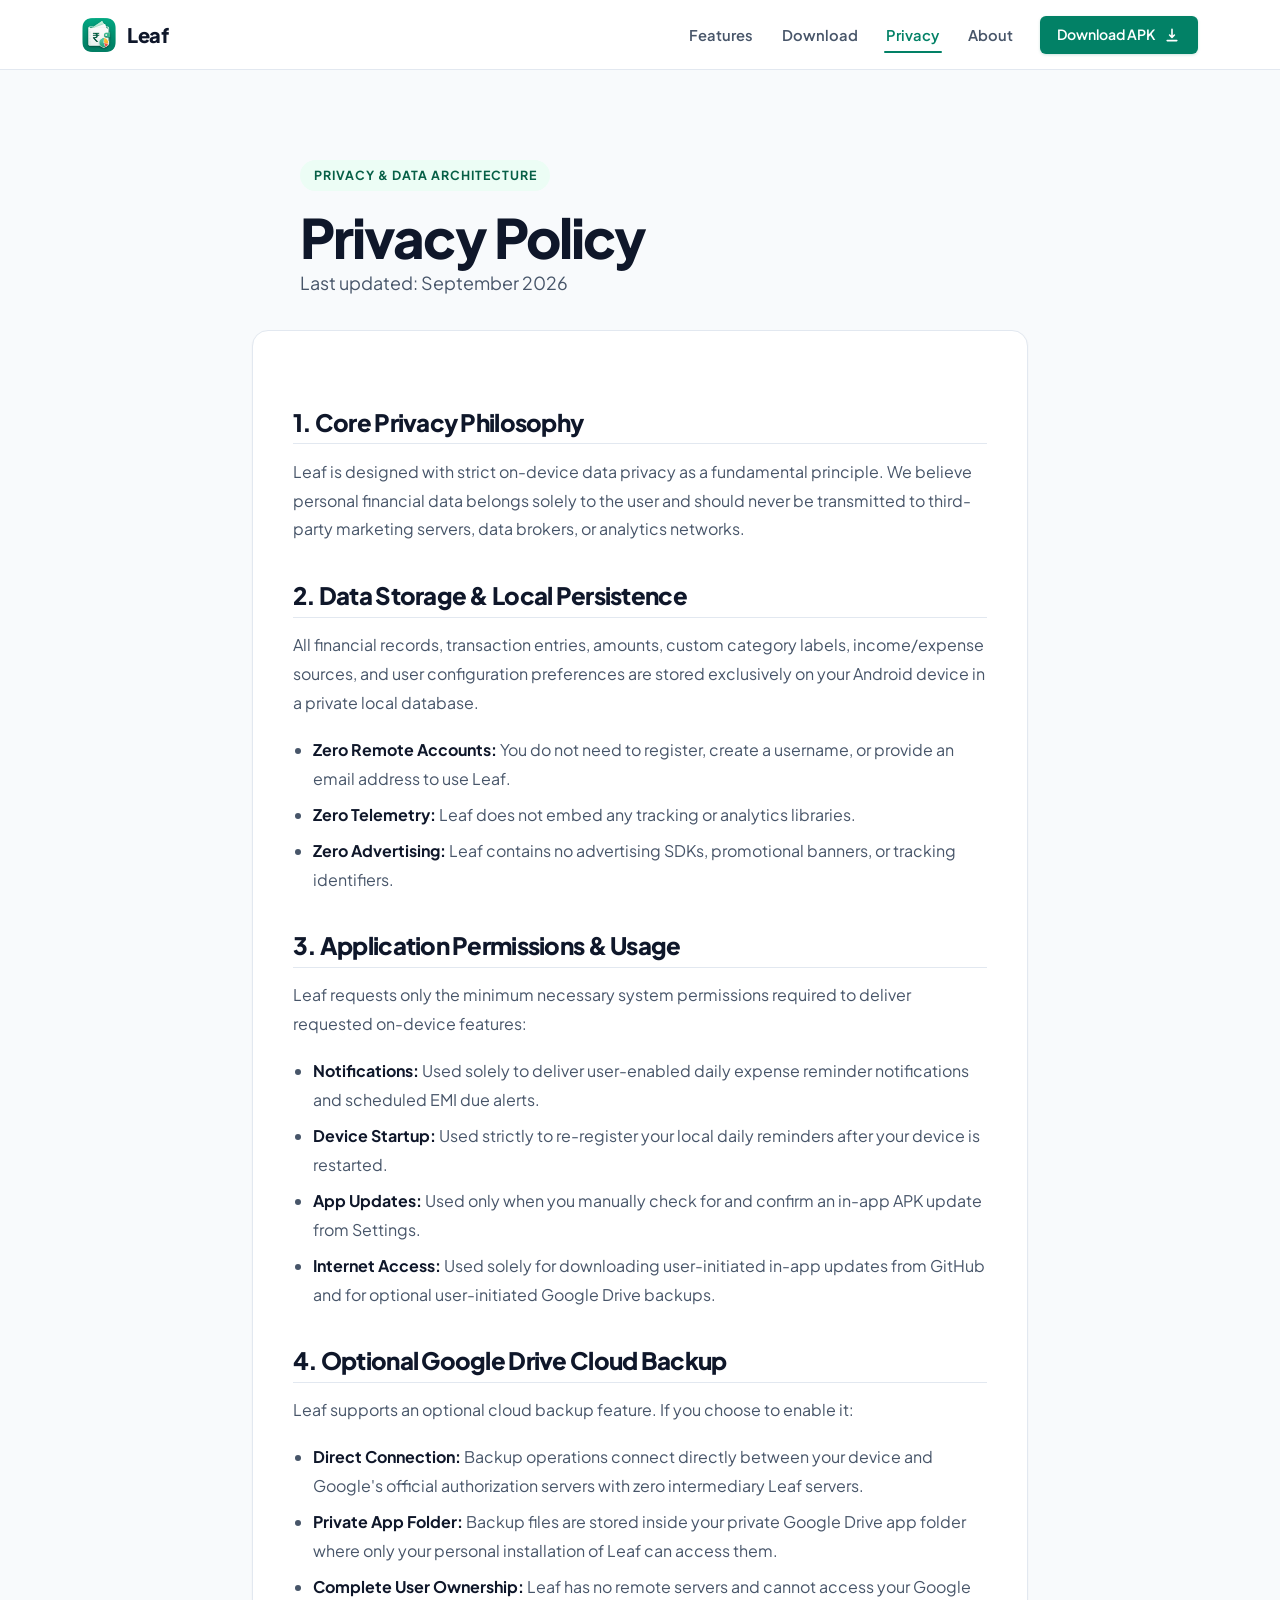
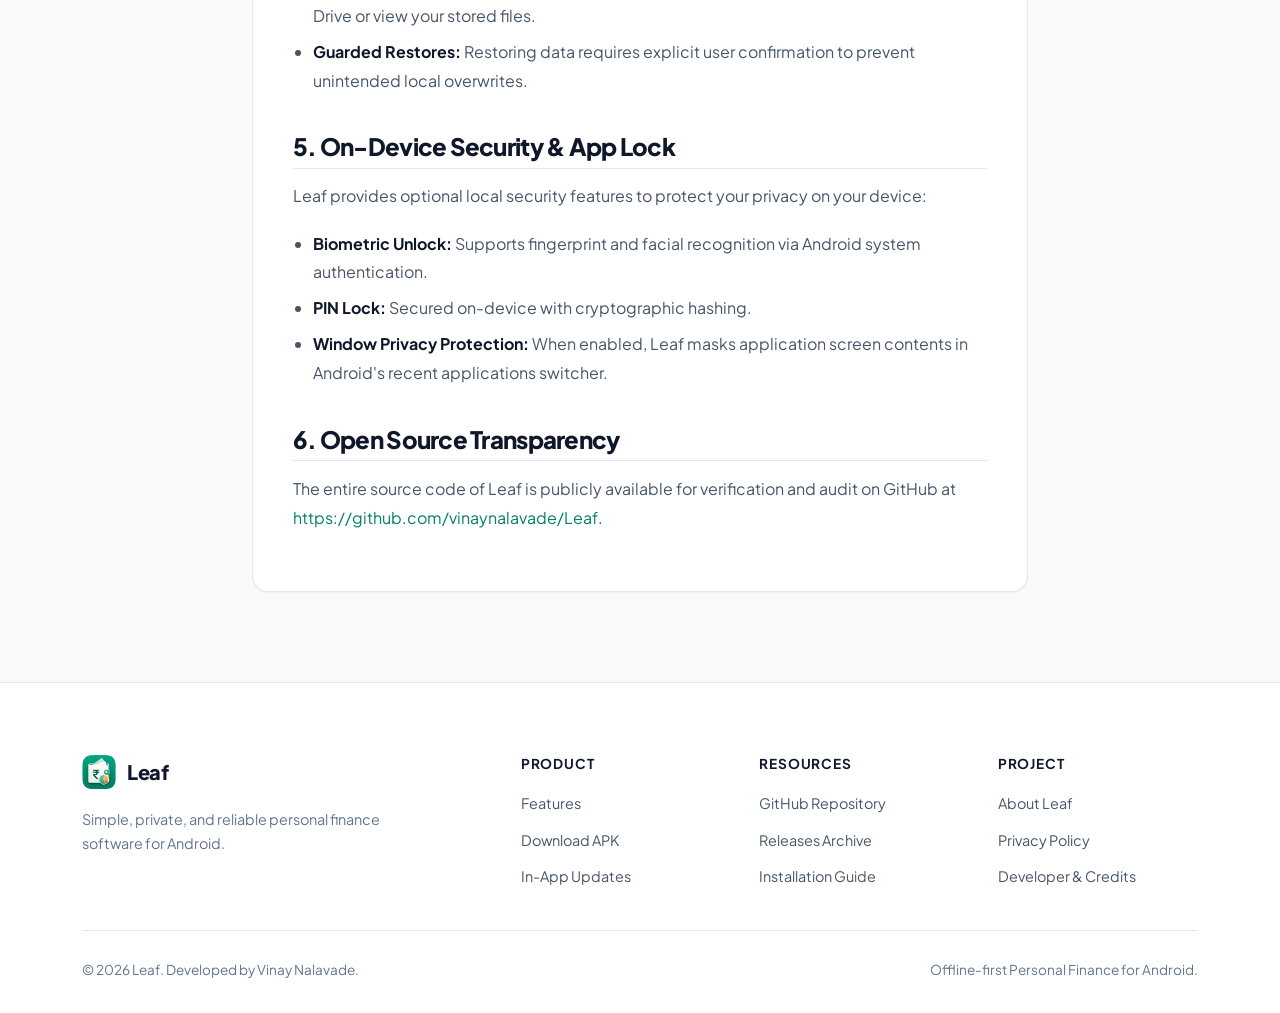
<file: website/privacy.html>
<!DOCTYPE html>
<html lang="en">
<head>
  <meta charset="UTF-8">
  <meta name="viewport" content="width=device-width, initial-scale=1.0">
  <title>Privacy Policy & Security Architecture — Leaf</title>
  <meta name="description" content="Leaf's complete privacy and security architecture. Learn how our 100% offline-first design keeps your financial data strictly on your device with optional Google Drive backup.">
  
  <meta property="og:type" content="website">
  <meta property="og:title" content="Privacy Policy & Security Architecture — Leaf">
  <meta property="og:description" content="100% offline-first. Zero ads, zero tracking, on-device local storage, optional private Google Drive backup.">
  <meta property="og:image" content="assets/images/logo.png">

  <link rel="icon" type="image/png" href="assets/images/favicon.png">
  <link rel="apple-touch-icon" href="assets/images/favicon.png">
  <meta name="theme-color" content="#028166">

  <link rel="stylesheet" href="css/styles.css">
</head>
<body>

  <!-- Top Sticky Navigation Header -->
  <header class="header">
    <div class="container header-inner">
      <a href="index.html" class="logo" aria-label="Leaf Home">
        <img src="assets/images/logo.png" alt="Leaf Logo" class="logo-img" width="34" height="34">
        <span>Leaf</span>
      </a>

      <nav class="nav" id="main-nav" aria-label="Primary Navigation">
        <ul class="nav-links">
          <li><a href="features.html" class="nav-link">Features</a></li>
          <li><a href="download.html" class="nav-link">Download</a></li>
          <li><a href="privacy.html" class="nav-link active" aria-current="page">Privacy</a></li>
          <li><a href="about.html" class="nav-link">About</a></li>
        </ul>
        <a href="https://github.com/vinaynalavade/Leaf/releases/download/v1.0.5/Leaf_v1.0.5.apk" class="btn btn-primary btn-sm dynamic-download-link" download>
          <span>Download APK</span>
          <svg viewBox="0 0 20 20" width="16" height="16" fill="currentColor"><path fill-rule="evenodd" d="M3 17a1 1 0 011-1h12a1 1 0 110 2H4a1 1 0 01-1-1zm3.293-7.707a1 1 0 011.414 0L9 10.586V3a1 1 0 112 0v7.586l1.293-1.293a1 1 0 111.414 1.414l-3 3a1 1 0 01-1.414 0l-3-3a1 1 0 010-1.414z" clip-rule="evenodd"/></svg>
        </a>
      </nav>

      <button class="mobile-menu-btn" type="button" aria-expanded="false" aria-controls="main-nav" aria-label="Open navigation menu">
        <svg viewBox="0 0 24 24" width="24" height="24"><path fill="currentColor" d="M3 18h18v-2H3v2zm0-5h18v-2H3v2zm0-7v2h18V6H3z"/></svg>
      </button>
    </div>
  </header>

  <main>
    <section class="section">
      <div class="container container-narrow">
        <div class="section-header" style="text-align: left; margin-bottom: 2rem;">
          <span class="section-tag" style="background: var(--income-bg); color: var(--income-text);">Privacy & Data Architecture</span>
          <h1>Privacy Policy</h1>
          <p class="section-desc">Last updated: September 2026</p>
        </div>

        <div class="prose prose-box">
          <h2>1. Core Privacy Philosophy</h2>
          <p>
            Leaf is designed with strict on-device data privacy as a fundamental principle. We believe personal financial data belongs solely to the user and should never be transmitted to third-party marketing servers, data brokers, or analytics networks.
          </p>

          <h2>2. Data Storage & Local Persistence</h2>
          <p>
            All financial records, transaction entries, amounts, custom category labels, income/expense sources, and user configuration preferences are stored exclusively on your Android device in a private local database.
          </p>
          <ul>
            <li><strong>Zero Remote Accounts:</strong> You do not need to register, create a username, or provide an email address to use Leaf.</li>
            <li><strong>Zero Telemetry:</strong> Leaf does not embed any tracking or analytics libraries.</li>
            <li><strong>Zero Advertising:</strong> Leaf contains no advertising SDKs, promotional banners, or tracking identifiers.</li>
          </ul>

          <h2>3. Application Permissions & Usage</h2>
          <p>
            Leaf requests only the minimum necessary system permissions required to deliver requested on-device features:
          </p>
          <ul>
            <li><strong>Notifications:</strong> Used solely to deliver user-enabled daily expense reminder notifications and scheduled EMI due alerts.</li>
            <li><strong>Device Startup:</strong> Used strictly to re-register your local daily reminders after your device is restarted.</li>
            <li><strong>App Updates:</strong> Used only when you manually check for and confirm an in-app APK update from Settings.</li>
            <li><strong>Internet Access:</strong> Used solely for downloading user-initiated in-app updates from GitHub and for optional user-initiated Google Drive backups.</li>
          </ul>

          <h2>4. Optional Google Drive Cloud Backup</h2>
          <p>
            Leaf supports an optional cloud backup feature. If you choose to enable it:
          </p>
          <ul>
            <li><strong>Direct Connection:</strong> Backup operations connect directly between your device and Google's official authorization servers with zero intermediary Leaf servers.</li>
            <li><strong>Private App Folder:</strong> Backup files are stored inside your private Google Drive app folder where only your personal installation of Leaf can access them.</li>
            <li><strong>Complete User Ownership:</strong> Leaf has no remote servers and cannot access your Google Drive or view your stored files.</li>
            <li><strong>Guarded Restores:</strong> Restoring data requires explicit user confirmation to prevent unintended local overwrites.</li>
          </ul>

          <h2>5. On-Device Security & App Lock</h2>
          <p>
            Leaf provides optional local security features to protect your privacy on your device:
          </p>
          <ul>
            <li><strong>Biometric Unlock:</strong> Supports fingerprint and facial recognition via Android system authentication.</li>
            <li><strong>PIN Lock:</strong> Secured on-device with cryptographic hashing.</li>
            <li><strong>Window Privacy Protection:</strong> When enabled, Leaf masks application screen contents in Android's recent applications switcher.</li>
          </ul>

          <h2>6. Open Source Transparency</h2>
          <p>
            The entire source code of Leaf is publicly available for verification and audit on GitHub at <a href="https://github.com/vinaynalavade/Leaf" target="_blank" rel="noopener noreferrer">https://github.com/vinaynalavade/Leaf</a>.
          </p>
        </div>
      </div>
    </section>
  </main>

  <!-- Footer -->
  <footer class="footer">
    <div class="container">
      <div class="footer-grid">
        <div class="footer-brand">
          <a href="index.html" class="logo">
            <img src="assets/images/logo.png" alt="Leaf Logo" class="logo-img" width="32" height="32">
            <span>Leaf</span>
          </a>
          <p>Simple, private, and reliable personal finance software for Android.</p>
        </div>

        <div class="footer-col">
          <h5>Product</h5>
          <ul class="footer-links">
            <li><a href="features.html">Features</a></li>
            <li><a href="download.html">Download APK</a></li>
            <li><a href="download.html#updates">In-App Updates</a></li>
          </ul>
        </div>

        <div class="footer-col">
          <h5>Resources</h5>
          <ul class="footer-links">
            <li><a href="https://github.com/vinaynalavade/Leaf" target="_blank" rel="noopener noreferrer">GitHub Repository</a></li>
            <li><a href="https://github.com/vinaynalavade/Leaf/releases" target="_blank" rel="noopener noreferrer">Releases Archive</a></li>
            <li><a href="download.html#install-guide">Installation Guide</a></li>
          </ul>
        </div>

        <div class="footer-col">
          <h5>Project</h5>
          <ul class="footer-links">
            <li><a href="about.html">About Leaf</a></li>
            <li><a href="privacy.html">Privacy Policy</a></li>
            <li><a href="about.html#credits">Developer & Credits</a></li>
          </ul>
        </div>
      </div>

      <div class="footer-bottom">
        <div>© 2026 Leaf. Developed by Vinay Nalavade.</div>
        <div>Offline-first Personal Finance for Android.</div>
      </div>
    </div>
  </footer>

  <script src="js/main.js"></script>
</body>
</html>
</file>
<file: website/css/styles.css>
/* ==========================================================================
   Leaf Official Website — Visual Design System
   Green Brand Identity (Derived from Leaf Brand #028166), Slate Neutrals, Clean White Surfaces
   ========================================================================== */

/* --- Google Fonts Import --- */
@import url('https://fonts.googleapis.com/css2?family=Plus+Jakarta+Sans:ital,wght@0,400;0,500;0,600;0,700;0,800;1,400;1,600&family=JetBrains+Mono:wght@400;500;600;700&display=swap');

/* --- Root Design Tokens (Light / White Theme Only) --- */
:root {
  /* Brand Core Colors (Leaf Brand Green System #028166) */
  --primary: #028166;            /* Leaf Brand Green - Primary Brand & CTA */
  --primary-hover: #026a54;      /* Darker Green - Hover State */
  --primary-active: #014d3d;     /* Deep Green - Active / Pressed State */
  --primary-light: #edf7f4;      /* Soft Green Tint - Containers / Badges */
  --primary-border: #a7f3d0;     /* Refined Green Accent Border */
  --primary-text: #024b3b;       /* Dark Green Text for Badges */
  --primary-glow: rgba(2, 129, 102, 0.12);

  /* Financial Semantic Colors */
  --income: #059669;             /* Positive Income Emerald */
  --income-light: #10b981;       /* Income Emerald Light */
  --income-bg: #ecfdf5;          /* Income Container Light */
  --income-text: #065f46;        /* On-Income Container Text */
  --income-border: #a7f3d0;      /* Income Border */

  --expense: #e11d48;            /* Expense Rose Dark */
  --expense-light: #f43f5e;      /* Expense Rose */
  --expense-bg: #fff1f2;         /* Expense Container Light */
  --expense-text: #9f1239;       /* On-Expense Container Text */
  --expense-border: #fecdd3;     /* Expense Border */

  /* Surface & Neutral Colors (Dark Slate & Pure White) */
  --bg-page: #f8fafc;            /* Slate 50 - Crisp Canvas */
  --bg-surface: #ffffff;         /* Pure White - Level 1 Cards */
  --bg-surface-elevated: #f1f5f9;/* Slate 100 - Level 2 Containers */
  --bg-surface-subtle: #e2e8f0;  /* Slate 200 - Dividers & Subtle Fills */
  --bg-surface-active: #cbd5e1;  /* Slate 300 - Active Chips */

  --border-subtle: #e2e8f0;      /* Slate 200 - Subtle Card Border */
  --border-strong: #cbd5e1;      /* Slate 300 - Defined Border */

  --text-primary: #0f172a;       /* Slate 900 - High-Contrast Headings & Wordmark */
  --text-secondary: #475569;     /* Slate 600 - Secondary Body Text */
  --text-muted: #64748b;         /* Slate 500 - Captions & Subtitles */
  --text-inverse: #ffffff;

  /* Typography */
  --font-sans: 'Plus Jakarta Sans', -apple-system, BlinkMacSystemFont, 'Segoe UI', Roboto, Helvetica, Arial, sans-serif;
  --font-mono: 'JetBrains Mono', SFMono-Regular, Menlo, Monaco, Consolas, monospace;

  /* Dimensions & Shapes */
  --container-max: 1180px;
  --container-narrow: 840px;
  --header-height: 70px;
  --radius-xs: 6px;
  --radius-sm: 10px;
  --radius-md: 16px;
  --radius-lg: 20px;
  --radius-xl: 28px;
  --radius-pill: 9999px;

  /* Elevation Shadows */
  --shadow-sm: 0 1px 2px rgba(15, 23, 42, 0.04), 0 1px 3px rgba(15, 23, 42, 0.02);
  --shadow-md: 0 4px 12px -2px rgba(15, 23, 42, 0.05), 0 2px 4px -1px rgba(15, 23, 42, 0.03);
  --shadow-lg: 0 12px 24px -4px rgba(15, 23, 42, 0.06), 0 4px 8px -2px rgba(15, 23, 42, 0.03);
  --shadow-xl: 0 20px 36px -8px rgba(15, 23, 42, 0.08), 0 8px 16px -4px rgba(15, 23, 42, 0.04);

  --header-bg: rgba(255, 255, 255, 0.98);
  --hero-glow: radial-gradient(circle at 50% 12%, rgba(2, 129, 102, 0.05) 0%, rgba(248, 250, 252, 0) 55%);

  /* Transitions */
  --transition-fast: 150ms cubic-bezier(0.2, 0, 0, 1);
  --transition-normal: 250ms cubic-bezier(0.2, 0, 0, 1);
  --transition-slow: 350ms cubic-bezier(0.2, 0, 0, 1);
}

/* --- Base & Reset --- */
*, *::before, *::after {
  box-sizing: border-box;
  margin: 0;
  padding: 0;
}

html {
  font-size: 16px;
  scroll-behavior: smooth;
  -webkit-text-size-adjust: 100%;
  max-width: 100vw;
  overflow-x: hidden;
}

body {
  font-family: var(--font-sans);
  background-color: var(--bg-page);
  color: var(--text-primary);
  line-height: 1.65;
  font-weight: 400;
  min-height: 100vh;
  display: flex;
  flex-direction: column;
  max-width: 100vw;
  overflow-x: hidden;
  -webkit-font-smoothing: antialiased;
  -moz-osx-font-smoothing: grayscale;
}

/* --- Accessibility Focus Outline --- */
:focus-visible {
  outline: 2px solid var(--primary);
  outline-offset: 3px;
}

/* --- Typography Hierarchy --- */
h1, h2, h3, h4, h5, h6 {
  color: var(--text-primary);
  font-weight: 700;
  line-height: 1.25;
  letter-spacing: -0.025em;
  word-break: break-word;
}

h1 {
  font-size: clamp(2.2rem, 5vw, 3.4rem);
  font-weight: 800;
  letter-spacing: -0.035em;
  line-height: 1.15;
}

h2 {
  font-size: clamp(1.75rem, 3.5vw, 2.35rem);
  font-weight: 800;
  letter-spacing: -0.03em;
}

h3 {
  font-size: clamp(1.25rem, 2.5vw, 1.55rem);
  font-weight: 700;
}

h4 {
  font-size: 1.1rem;
  font-weight: 600;
}

h5 {
  font-size: 0.95rem;
  font-weight: 600;
}

p {
  color: var(--text-secondary);
  font-size: 1rem;
}

p.lead {
  font-size: clamp(1.05rem, 2vw, 1.2rem);
  line-height: 1.7;
  color: var(--text-secondary);
}

a {
  color: var(--primary);
  text-decoration: none;
  transition: color var(--transition-fast);
}

a:hover {
  color: var(--primary-hover);
}

/* --- Layout Containers --- */
.container {
  width: 100%;
  max-width: var(--container-max);
  margin-left: auto;
  margin-right: auto;
  padding-left: clamp(1rem, 3.5vw, 2rem);
  padding-right: clamp(1rem, 3.5vw, 2rem);
  box-sizing: border-box;
}

.container-narrow {
  max-width: var(--container-narrow);
}

/* --- Section Containers --- */
.section {
  padding: clamp(3.5rem, 7vw, 6rem) 0;
  position: relative;
  width: 100%;
  box-sizing: border-box;
}

.section-hero {
  padding-top: clamp(2.5rem, 6vw, 4.5rem);
  padding-bottom: clamp(3.5rem, 7vw, 5.5rem);
  background-image: var(--hero-glow);
  background-repeat: no-repeat;
  background-position: top center;
}

.section-muted {
  background-color: var(--bg-surface-elevated);
  border-top: 1px solid var(--border-subtle);
  border-bottom: 1px solid var(--border-subtle);
}

.section-header {
  text-align: center;
  max-width: 680px;
  margin: 0 auto clamp(2.5rem, 5vw, 4rem);
}

.section-tag {
  display: inline-block;
  font-family: var(--font-sans);
  font-size: 0.78rem;
  font-weight: 700;
  text-transform: uppercase;
  letter-spacing: 0.08em;
  color: var(--primary);
  background-color: var(--primary-light);
  padding: 0.35rem 0.85rem;
  border-radius: var(--radius-pill);
  margin-bottom: 0.9rem;
}

.section-tag.gold {
  color: #b45309;
  background-color: #fef3c7;
}

.section-title {
  margin-bottom: 1rem;
}

.section-desc {
  font-size: clamp(1rem, 1.8vw, 1.12rem);
  color: var(--text-secondary);
  line-height: 1.65;
}

/* --- Top Sticky Modern Navbar (Two-Sided Composition: Left Logo, Right Nav Cluster) --- */
.header {
  position: sticky;
  top: 0;
  left: 0;
  right: 0;
  z-index: 1000;
  height: var(--header-height);
  background-color: var(--header-bg);
  backdrop-filter: blur(8px);
  -webkit-backdrop-filter: blur(8px);
  border-bottom: 1px solid var(--border-subtle);
  width: 100%;
  max-width: 100vw;
  box-sizing: border-box;
}

.header-inner {
  display: flex;
  align-items: center;
  justify-content: space-between;
  height: 100%;
  width: 100%;
}

.logo {
  display: inline-flex;
  align-items: center;
  gap: 0.7rem;
  text-decoration: none;
  color: var(--text-primary);
  font-weight: 800;
  font-size: 1.25rem;
  letter-spacing: -0.025em;
  flex-shrink: 0;
}

.logo span {
  color: var(--text-primary); /* Dark Slate 900 wordmark */
}

.logo-img {
  width: 34px;
  height: 34px;
  border-radius: 8px;
  object-fit: cover;
  flex-shrink: 0;
}

/* Nav & CTA Cluster solidly anchored to the FAR RIGHT */
.nav {
  display: flex;
  align-items: center;
  gap: 1.5rem;
  margin-left: auto; /* Solidly anchors the entire navigation + CTA to the right */
  flex-shrink: 0;
}

.nav-links {
  display: flex;
  align-items: center;
  gap: 1.5rem;
  list-style: none;
  margin: 0;
  padding: 0;
}

.nav-link {
  font-size: 0.92rem;
  font-weight: 600;
  color: var(--text-secondary);
  text-decoration: none;
  padding: 0.35rem 0.15rem;
  transition: color var(--transition-fast);
  position: relative;
}

.nav-link:hover, .nav-link.active {
  color: var(--primary);
}

.nav-link.active::after {
  content: '';
  position: absolute;
  bottom: -4px;
  left: 0;
  right: 0;
  height: 2px;
  background-color: var(--primary);
  border-radius: 2px;
}

.header-actions {
  display: none;
}

/* --- Mobile Menu Button --- */
.mobile-menu-btn {
  display: none;
  background: var(--bg-surface);
  border: 1px solid var(--border-subtle);
  color: var(--text-primary);
  width: 40px;
  height: 40px;
  border-radius: var(--radius-sm);
  align-items: center;
  justify-content: center;
  cursor: pointer;
  flex-shrink: 0;
  margin-left: auto;
  transition: background-color var(--transition-fast);
}

.mobile-menu-btn:hover {
  background-color: var(--bg-surface-elevated);
}

.mobile-menu-btn svg {
  width: 22px;
  height: 22px;
  fill: currentColor;
}

/* --- Button Component System --- */
.btn {
  display: inline-flex;
  align-items: center;
  justify-content: center;
  gap: 0.55rem;
  font-family: var(--font-sans);
  font-size: 0.92rem;
  font-weight: 600;
  line-height: 1;
  padding: 0.8rem 1.35rem;
  border-radius: var(--radius-sm);
  border: 1px solid transparent;
  cursor: pointer;
  text-decoration: none;
  transition: all var(--transition-fast);
  white-space: nowrap;
  user-select: none;
  box-sizing: border-box;
}

.btn:active {
  transform: scale(0.98);
}

.btn-primary {
  background-color: var(--primary);
  color: #ffffff;
  box-shadow: 0 1px 3px rgba(2, 129, 102, 0.2);
}

.btn-primary:hover {
  background-color: var(--primary-hover);
  color: #ffffff;
  box-shadow: 0 3px 10px rgba(2, 129, 102, 0.28);
  transform: translateY(-1px);
}

.btn-secondary {
  background-color: var(--bg-surface);
  color: var(--text-primary);
  border-color: var(--border-subtle);
  box-shadow: var(--shadow-sm);
}

.btn-secondary:hover {
  background-color: var(--bg-surface-elevated);
  border-color: var(--border-strong);
  color: var(--text-primary);
  transform: translateY(-1px);
}

.btn-outline {
  background-color: transparent;
  color: var(--primary);
  border-color: var(--primary-border);
}

.btn-outline:hover {
  background-color: var(--primary-light);
  border-color: var(--primary);
  color: var(--primary-hover);
}

.btn-lg {
  padding: 0.95rem 1.65rem;
  font-size: 1rem;
  border-radius: var(--radius-md);
  min-height: 50px;
}

.btn-sm {
  padding: 0.55rem 1.05rem;
  font-size: 0.88rem;
  border-radius: var(--radius-xs);
  min-height: 38px;
}

/* --- Hero Section & Grid --- */
.hero-grid {
  display: grid;
  grid-template-columns: 1.15fr 0.85fr;
  align-items: center;
  gap: clamp(2rem, 5vw, 4rem);
  width: 100%;
}

.hero-content {
  display: flex;
  flex-direction: column;
  align-items: flex-start;
  width: 100%;
}

.hero-badge {
  display: inline-flex;
  align-items: center;
  gap: 0.5rem;
  font-size: clamp(0.75rem, 2.5vw, 0.85rem);
  font-weight: 600;
  color: var(--text-secondary);
  background-color: var(--bg-surface);
  border: 1px solid var(--border-subtle);
  padding: 0.4rem 0.9rem;
  border-radius: var(--radius-pill);
  margin-bottom: 1.25rem;
  box-shadow: var(--shadow-sm);
  max-width: 100%;
  flex-wrap: wrap;
}

.hero-badge-dot {
  width: 8px;
  height: 8px;
  border-radius: 50%;
  background-color: var(--primary);
  flex-shrink: 0;
}

.hero-title {
  font-size: clamp(2.2rem, 5.2vw, 3.6rem);
  font-weight: 800;
  letter-spacing: -0.035em;
  line-height: 1.15;
  margin-bottom: 1.25rem;
}

.hero-title span {
  color: var(--primary); /* Leaf Brand Green */
}

.hero-lead {
  font-size: clamp(1.02rem, 2vw, 1.2rem);
  line-height: 1.7;
  color: var(--text-secondary);
  margin-bottom: 1.75rem;
  max-width: 540px;
}

.hero-cta {
  display: flex;
  flex-wrap: wrap;
  align-items: center;
  gap: 0.85rem;
  margin-bottom: 2rem;
  width: 100%;
}

.hero-trust-list {
  display: flex;
  flex-wrap: wrap;
  align-items: center;
  gap: 1rem 1.5rem;
  list-style: none;
  font-size: clamp(0.82rem, 1.8vw, 0.9rem);
  color: var(--text-muted);
}

.hero-trust-item {
  display: flex;
  align-items: center;
  gap: 0.45rem;
}

.hero-trust-item svg {
  width: 16px;
  height: 16px;
  fill: var(--primary);
  flex-shrink: 0;
}

/* --- Hero Visual & Realistic Android Phone Mockup --- */
.hero-visual {
  display: flex;
  justify-content: center;
  position: relative;
  width: 100%;
  box-sizing: border-box;
}

.phone-mockup {
  width: min(320px, calc(100vw - 2.5rem));
  background: var(--bg-surface);
  border: 7px solid var(--border-strong);
  border-radius: 36px;
  box-shadow: var(--shadow-xl), 0 0 0 1px var(--border-subtle);
  overflow: hidden;
  position: relative;
  transition: transform var(--transition-normal);
  box-sizing: border-box;
  margin: 0 auto;
}

.phone-mockup:hover {
  transform: translateY(-4px);
}

.phone-notch {
  width: 80px;
  height: 14px;
  background: var(--border-strong);
  margin: 0 auto;
  border-bottom-left-radius: 10px;
  border-bottom-right-radius: 10px;
}

.phone-screen {
  padding: 1.15rem;
  background-color: var(--bg-page);
  display: flex;
  flex-direction: column;
  gap: 0.85rem;
}

/* --- Mockup Internal Components --- */
.mockup-appbar {
  display: flex;
  align-items: center;
  justify-content: space-between;
}

.mockup-greeting {
  font-size: 0.75rem;
  color: var(--text-muted);
}

.mockup-user {
  font-size: 0.95rem;
  font-weight: 700;
  color: var(--text-primary);
}

.mockup-logo-badge {
  width: 32px;
  height: 32px;
  border-radius: 8px;
  overflow: hidden;
  display: flex;
  align-items: center;
  justify-content: center;
  background: var(--bg-surface);
  border: 1px solid var(--border-subtle);
  flex-shrink: 0;
}

.mockup-logo-img {
  width: 100%;
  height: 100%;
  object-fit: cover;
}

/* Balance Hero Card */
.mockup-balance-card {
  background: var(--bg-surface);
  color: var(--text-primary);
  padding: 1.15rem;
  border-radius: var(--radius-lg);
  border: 1px solid var(--border-subtle);
  box-shadow: var(--shadow-sm);
}

.mockup-balance-label {
  font-size: 0.75rem;
  font-weight: 600;
  color: var(--text-muted);
}

.mockup-balance-amount {
  font-size: 1.65rem;
  font-weight: 800;
  font-family: var(--font-sans);
  color: var(--text-primary);
  margin: 0.15rem 0 0.65rem;
  letter-spacing: -0.03em;
}

.mockup-flow-row {
  display: grid;
  grid-template-columns: 1fr 1fr;
  gap: 0.6rem;
  border-top: 1px solid var(--border-subtle);
  padding-top: 0.65rem;
}

.mockup-flow-stat {
  display: flex;
  flex-direction: column;
}

.mockup-flow-label {
  font-size: 0.68rem;
  color: var(--text-muted);
  font-weight: 500;
}

.mockup-flow-val {
  font-size: 0.85rem;
  font-weight: 700;
}

.mockup-flow-val.income {
  color: var(--income);
}

.mockup-flow-val.expense {
  color: var(--expense);
}

.mockup-tx-list {
  display: flex;
  flex-direction: column;
  gap: 0.5rem;
}

.mockup-tx-item {
  background: var(--bg-surface);
  border: 1px solid var(--border-subtle);
  padding: 0.65rem 0.75rem;
  border-radius: var(--radius-sm);
  display: flex;
  align-items: center;
  justify-content: space-between;
}

.mockup-tx-left {
  display: flex;
  align-items: center;
  gap: 0.6rem;
}

.mockup-tx-icon {
  width: 32px;
  height: 32px;
  border-radius: 8px;
  display: flex;
  align-items: center;
  justify-content: center;
  font-size: 0.95rem;
  flex-shrink: 0;
}

.mockup-tx-info h5 {
  font-size: 0.82rem;
  font-weight: 600;
  margin-bottom: 1px;
}

.mockup-tx-info p {
  font-size: 0.7rem;
  color: var(--text-muted);
}

.mockup-tx-amount {
  font-size: 0.85rem;
  font-weight: 700;
}

.mockup-tx-amount.expense {
  color: var(--expense);
}

.mockup-tx-amount.income {
  color: var(--income);
}

/* --- Feature Stories --- */
.feature-story {
  display: grid;
  grid-template-columns: 1fr 1fr;
  align-items: center;
  gap: clamp(2rem, 5vw, 4rem);
  margin-bottom: clamp(3.5rem, 6vw, 5.5rem);
  width: 100%;
}

.feature-story:last-child {
  margin-bottom: 0;
}

.feature-story.reversed .feature-story-content {
  order: 2;
}

.feature-story.reversed .feature-story-visual {
  order: 1;
}

.feature-story-content h3 {
  font-size: clamp(1.4rem, 3vw, 1.85rem);
  margin-bottom: 1rem;
}

.feature-story-content p {
  font-size: clamp(0.95rem, 1.8vw, 1.05rem);
  line-height: 1.7;
  margin-bottom: 1.5rem;
}

.feature-checklist {
  list-style: none;
  display: flex;
  flex-direction: column;
  gap: 0.75rem;
}

.feature-checklist li {
  display: flex;
  align-items: flex-start;
  gap: 0.75rem;
  font-size: 0.95rem;
  color: var(--text-primary);
  line-height: 1.5;
}

.feature-checklist svg {
  width: 18px;
  height: 18px;
  fill: var(--primary);
  flex-shrink: 0;
  margin-top: 2px;
}

/* --- Cards System --- */
.card {
  background-color: var(--bg-surface);
  border: 1px solid var(--border-subtle);
  border-radius: var(--radius-md);
  padding: clamp(1.25rem, 3vw, 2rem);
  box-shadow: var(--shadow-sm);
  transition: all var(--transition-normal);
  box-sizing: border-box;
  width: 100%;
}

.card:hover {
  border-color: var(--border-strong);
  box-shadow: var(--shadow-md);
  transform: translateY(-2px);
}

.card-icon {
  width: 44px;
  height: 44px;
  border-radius: var(--radius-sm);
  background-color: var(--primary-light);
  color: var(--primary);
  display: flex;
  align-items: center;
  justify-content: center;
  margin-bottom: 1.25rem;
  flex-shrink: 0;
}

.card-icon.gold {
  background-color: #fef3c7;
  color: #b45309;
}

.card-icon svg {
  width: 22px;
  height: 22px;
  fill: currentColor;
}

.card-title {
  font-size: 1.18rem;
  margin-bottom: 0.65rem;
}

.card-desc {
  font-size: 0.95rem;
  line-height: 1.6;
  color: var(--text-secondary);
}

/* --- Grids --- */
.grid-3 {
  display: grid;
  grid-template-columns: repeat(3, 1fr);
  gap: clamp(1.25rem, 3vw, 2rem);
  width: 100%;
}

.grid-2 {
  display: grid;
  grid-template-columns: repeat(2, 1fr);
  gap: clamp(1.25rem, 3vw, 2rem);
  width: 100%;
}

.grid-4 {
  display: grid;
  grid-template-columns: repeat(4, 1fr);
  gap: 1.25rem;
  width: 100%;
}

/* --- Google Drive Visual Section --- */
.gdrive-visual-card {
  background: var(--bg-surface);
  border: 1px solid var(--border-subtle);
  border-radius: var(--radius-lg);
  padding: clamp(1.25rem, 4vw, 2.5rem);
  box-shadow: var(--shadow-md);
  width: 100%;
  box-sizing: border-box;
}

.gdrive-flow-diagram {
  display: flex;
  align-items: center;
  justify-content: space-between;
  gap: 0.75rem;
  padding: 1.25rem 0;
  width: 100%;
}

.gdrive-flow-node {
  background: var(--bg-surface-elevated);
  border: 1px solid var(--border-subtle);
  padding: 0.85rem;
  border-radius: var(--radius-sm);
  text-align: center;
  flex: 1;
  display: flex;
  flex-direction: column;
  align-items: center;
  gap: 0.4rem;
  box-sizing: border-box;
}

.gdrive-flow-node svg {
  width: 26px;
  height: 26px;
  fill: var(--primary);
}

.gdrive-flow-node h5 {
  font-size: 0.82rem;
  color: var(--text-primary);
}

.gdrive-flow-arrow {
  color: var(--text-muted);
  font-size: 1.1rem;
  flex-shrink: 0;
}

/* --- Privacy Highlight Banner --- */
.privacy-banner {
  background-color: var(--bg-surface);
  border: 1px solid var(--border-subtle);
  border-radius: var(--radius-lg);
  padding: clamp(1.5rem, 4vw, 3.5rem);
  position: relative;
  overflow: hidden;
  box-shadow: var(--shadow-md);
  width: 100%;
  box-sizing: border-box;
}

.privacy-banner-grid {
  display: grid;
  grid-template-columns: 1.2fr 0.8fr;
  align-items: center;
  gap: clamp(2rem, 4vw, 3rem);
  width: 100%;
}

.privacy-pills {
  display: grid;
  grid-template-columns: 1fr;
  gap: 0.85rem;
  width: 100%;
}

.privacy-pill {
  background: var(--bg-surface-elevated);
  border: 1px solid var(--border-subtle);
  padding: 0.95rem 1.15rem;
  border-radius: var(--radius-sm);
  display: flex;
  align-items: center;
  gap: 0.85rem;
  box-sizing: border-box;
  width: 100%;
}

.privacy-pill svg {
  width: 22px;
  height: 22px;
  fill: var(--primary);
  flex-shrink: 0;
}

.privacy-pill-text h5 {
  font-size: 0.92rem;
  font-weight: 700;
  margin-bottom: 2px;
}

.privacy-pill-text p {
  font-size: 0.8rem;
  color: var(--text-muted);
}

/* --- Download Card --- */
.download-card {
  background: var(--bg-surface);
  border: 1px solid var(--border-subtle);
  border-radius: var(--radius-lg);
  padding: clamp(1.5rem, 5vw, 3rem);
  text-align: center;
  box-shadow: var(--shadow-lg);
  width: 100%;
  box-sizing: border-box;
}

.download-version-badge {
  display: inline-flex;
  align-items: center;
  gap: 0.5rem;
  background: var(--primary-light);
  color: var(--primary-text);
  font-size: 0.85rem;
  font-weight: 700;
  padding: 0.35rem 0.9rem;
  border-radius: var(--radius-pill);
  margin-bottom: 1.25rem;
  border: 1px solid var(--primary-border);
}

.download-meta {
  display: flex;
  flex-wrap: wrap;
  justify-content: center;
  gap: clamp(1rem, 3vw, 2rem);
  margin: 1.75rem 0;
  padding: 1rem 0;
  border-top: 1px solid var(--border-subtle);
  border-bottom: 1px solid var(--border-subtle);
  font-size: 0.9rem;
  color: var(--text-secondary);
  width: 100%;
}

.download-meta-item {
  display: flex;
  flex-direction: column;
  gap: 0.2rem;
}

.download-meta-label {
  font-size: 0.72rem;
  text-transform: uppercase;
  color: var(--text-muted);
  font-weight: 700;
  letter-spacing: 0.05em;
}

.download-meta-val {
  font-weight: 700;
  color: var(--text-primary);
  font-family: var(--font-mono);
  font-size: 0.9rem;
}

.checksum-box {
  background: var(--bg-surface-elevated);
  border: 1px solid var(--border-subtle);
  border-radius: var(--radius-sm);
  padding: 0.75rem 1rem;
  display: flex;
  align-items: center;
  justify-content: space-between;
  gap: 0.75rem;
  max-width: 600px;
  margin: 1.25rem auto 0;
  text-align: left;
  width: 100%;
  box-sizing: border-box;
}

.checksum-code {
  font-family: var(--font-mono);
  font-size: 0.75rem;
  color: var(--text-secondary);
  overflow-x: auto;
  white-space: normal;
  word-break: break-all;
}

.copy-btn {
  background: var(--bg-surface);
  border: 1px solid var(--border-subtle);
  color: var(--text-primary);
  padding: 0.4rem 0.8rem;
  border-radius: var(--radius-xs);
  font-size: 0.75rem;
  font-weight: 700;
  cursor: pointer;
  transition: all var(--transition-fast);
  flex-shrink: 0;
  min-height: 32px;
}

.copy-btn:hover {
  border-color: var(--primary);
  color: var(--primary);
}

/* --- Steps List (Installation Guide) --- */
.steps-list {
  display: grid;
  grid-template-columns: repeat(4, 1fr);
  gap: 1.25rem;
  list-style: none;
  width: 100%;
}

.step-card {
  background: var(--bg-surface);
  border: 1px solid var(--border-subtle);
  border-radius: var(--radius-md);
  padding: 1.35rem;
  display: flex;
  flex-direction: column;
  width: 100%;
  box-sizing: border-box;
}

.step-number {
  width: 32px;
  height: 32px;
  border-radius: 50%;
  background: var(--primary);
  color: #fff;
  font-weight: 700;
  font-size: 0.9rem;
  display: flex;
  align-items: center;
  justify-content: center;
  margin-bottom: 1rem;
}

.step-card h4 {
  font-size: 1.05rem;
  margin-bottom: 0.45rem;
}

.step-card p {
  font-size: 0.88rem;
  color: var(--text-secondary);
  line-height: 1.5;
}

/* --- Open Source Banner --- */
.github-banner {
  background: var(--bg-surface);
  border: 1px solid var(--border-subtle);
  border-radius: var(--radius-lg);
  padding: clamp(1.5rem, 4vw, 2.75rem);
  display: flex;
  align-items: center;
  justify-content: space-between;
  gap: 1.5rem;
  box-shadow: var(--shadow-sm);
  width: 100%;
  box-sizing: border-box;
}

.github-banner-content h3 {
  font-size: 1.6rem;
  margin-bottom: 0.4rem;
}

.github-banner-content p {
  color: var(--text-secondary);
}

/* --- Footer --- */
.footer {
  background-color: var(--bg-surface);
  border-top: 1px solid var(--border-subtle);
  padding: clamp(3rem, 6vw, 4.5rem) 0 2rem;
  margin-top: auto;
  width: 100%;
  box-sizing: border-box;
}

.footer-grid {
  display: grid;
  grid-template-columns: 2fr 1fr 1fr 1fr;
  gap: clamp(1.5rem, 3vw, 3rem);
  margin-bottom: 2.5rem;
  width: 100%;
}

.footer-brand p {
  margin-top: 0.75rem;
  font-size: 0.9rem;
  color: var(--text-muted);
  max-width: 320px;
}

.footer-col h5 {
  font-size: 0.85rem;
  font-weight: 700;
  text-transform: uppercase;
  letter-spacing: 0.06em;
  color: var(--text-primary);
  margin-bottom: 1.15rem;
}

.footer-links {
  list-style: none;
  display: flex;
  flex-direction: column;
  gap: 0.65rem;
}

.footer-links a {
  font-size: 0.9rem;
  color: var(--text-secondary);
  text-decoration: none;
  transition: color var(--transition-fast);
}

.footer-links a:hover {
  color: var(--primary);
}

.footer-bottom {
  padding-top: 1.75rem;
  border-top: 1px solid var(--border-subtle);
  display: flex;
  align-items: center;
  justify-content: space-between;
  font-size: 0.85rem;
  color: var(--text-muted);
  flex-wrap: wrap;
  gap: 0.75rem;
  width: 100%;
}

/* --- Prose Documentation Styles --- */
.prose {
  line-height: 1.8;
  color: var(--text-secondary);
  width: 100%;
}

.prose h2 {
  margin: 2.25rem 0 0.85rem;
  padding-bottom: 0.4rem;
  border-bottom: 1px solid var(--border-subtle);
  font-size: 1.5rem;
}

.prose h3 {
  margin: 1.75rem 0 0.65rem;
  font-size: 1.25rem;
}

.prose p {
  margin-bottom: 1.15rem;
}

.prose ul, .prose ol {
  margin-bottom: 1.15rem;
  padding-left: 1.25rem;
}

.prose li {
  margin-bottom: 0.45rem;
}

.prose strong {
  color: var(--text-primary);
}

.prose-box {
  background: var(--bg-surface);
  border: 1px solid var(--border-subtle);
  border-radius: var(--radius-md);
  padding: clamp(1.25rem, 4vw, 2.5rem);
  margin-top: 1.5rem;
  box-shadow: var(--shadow-sm);
  width: 100%;
  box-sizing: border-box;
}

/* --- Scroll Animation Classes --- */
.animate-on-scroll {
  opacity: 0;
  transform: translateY(16px);
  transition: opacity var(--transition-normal), transform var(--transition-normal);
  will-change: opacity, transform;
}

.animate-on-scroll.is-visible {
  opacity: 1;
  transform: translateY(0);
}

/* --- Responsive Media Queries (Mobile-First Optimization) --- */

@media (max-width: 1024px) {
  .hero-grid {
    grid-template-columns: 1fr;
    text-align: center;
    gap: 3rem;
  }

  .hero-content {
    align-items: center;
  }

  .hero-cta {
    justify-content: center;
  }

  .hero-trust-list {
    justify-content: center;
  }

  .feature-story, .feature-story.reversed {
    grid-template-columns: 1fr;
    gap: 2.25rem;
  }

  .feature-story.reversed .feature-story-content {
    order: 1;
  }

  .feature-story.reversed .feature-story-visual {
    order: 2;
  }

  .privacy-banner-grid {
    grid-template-columns: 1fr;
  }

  .steps-list {
    grid-template-columns: repeat(2, 1fr);
  }

  .grid-3 {
    grid-template-columns: repeat(2, 1fr);
  }

  .footer-grid {
    grid-template-columns: 1fr 1fr;
    gap: 2rem;
  }
}

@media (max-width: 768px) {
  .mobile-menu-btn {
    display: flex;
  }

  .nav {
    display: none;
    position: fixed;
    top: var(--header-height);
    left: 0;
    right: 0;
    background: var(--bg-surface);
    border-bottom: 1px solid var(--border-subtle);
    padding: 1.25rem 1.5rem 1.75rem;
    flex-direction: column;
    gap: 1.25rem;
    box-shadow: var(--shadow-xl);
    max-height: calc(100vh - var(--header-height));
    overflow-y: auto;
    width: 100%;
    box-sizing: border-box;
  }

  .nav.is-open {
    display: flex;
  }

  .nav-links {
    flex-direction: column;
    width: 100%;
    gap: 0.25rem;
  }

  .nav-link {
    width: 100%;
    padding: 0.75rem 0.5rem;
    font-size: 1.05rem;
    border-radius: var(--radius-xs);
  }

  .nav-link.active::after {
    display: none;
  }

  .nav-link.active {
    background-color: var(--primary-light);
    color: var(--primary);
    padding-left: 0.75rem;
  }

  .grid-3, .grid-2, .grid-4 {
    grid-template-columns: 1fr;
  }

  .steps-list {
    grid-template-columns: 1fr;
  }

  .github-banner {
    flex-direction: column;
    text-align: center;
  }

  .footer-grid {
    grid-template-columns: 1fr;
    gap: 2rem;
  }

  .footer-bottom {
    flex-direction: column;
    text-align: center;
    gap: 0.75rem;
  }

  .hero-cta .btn {
    width: 100%;
  }

  .gdrive-flow-diagram {
    flex-direction: column;
    gap: 0.75rem;
  }

  .gdrive-flow-arrow {
    transform: rotate(90deg);
    padding: 0.25rem 0;
  }

  .checksum-box {
    flex-direction: column;
    align-items: stretch;
    gap: 0.5rem;
  }

  .checksum-code {
    white-space: normal;
    word-break: break-all;
  }

  .copy-btn {
    align-self: flex-start;
  }
}

@media (max-width: 480px) {
  .hero-title {
    font-size: 2.1rem;
  }

  .phone-mockup {
    border-width: 5px;
    border-radius: 28px;
  }

  .phone-screen {
    padding: 0.85rem;
  }

  .mockup-balance-amount {
    font-size: 1.45rem;
  }

  .download-meta {
    flex-direction: column;
    gap: 0.75rem;
  }
}

/* --- Reduced Motion Accessibility --- */
@media (prefers-reduced-motion: reduce) {
  *, *::before, *::after {
    animation-duration: 0.01ms !important;
    animation-iteration-count: 1 !important;
    transition-duration: 0.01ms !important;
    scroll-behavior: auto !important;
  }

  .animate-on-scroll {
    opacity: 1 !important;
    transform: none !important;
  }
}
</file>
